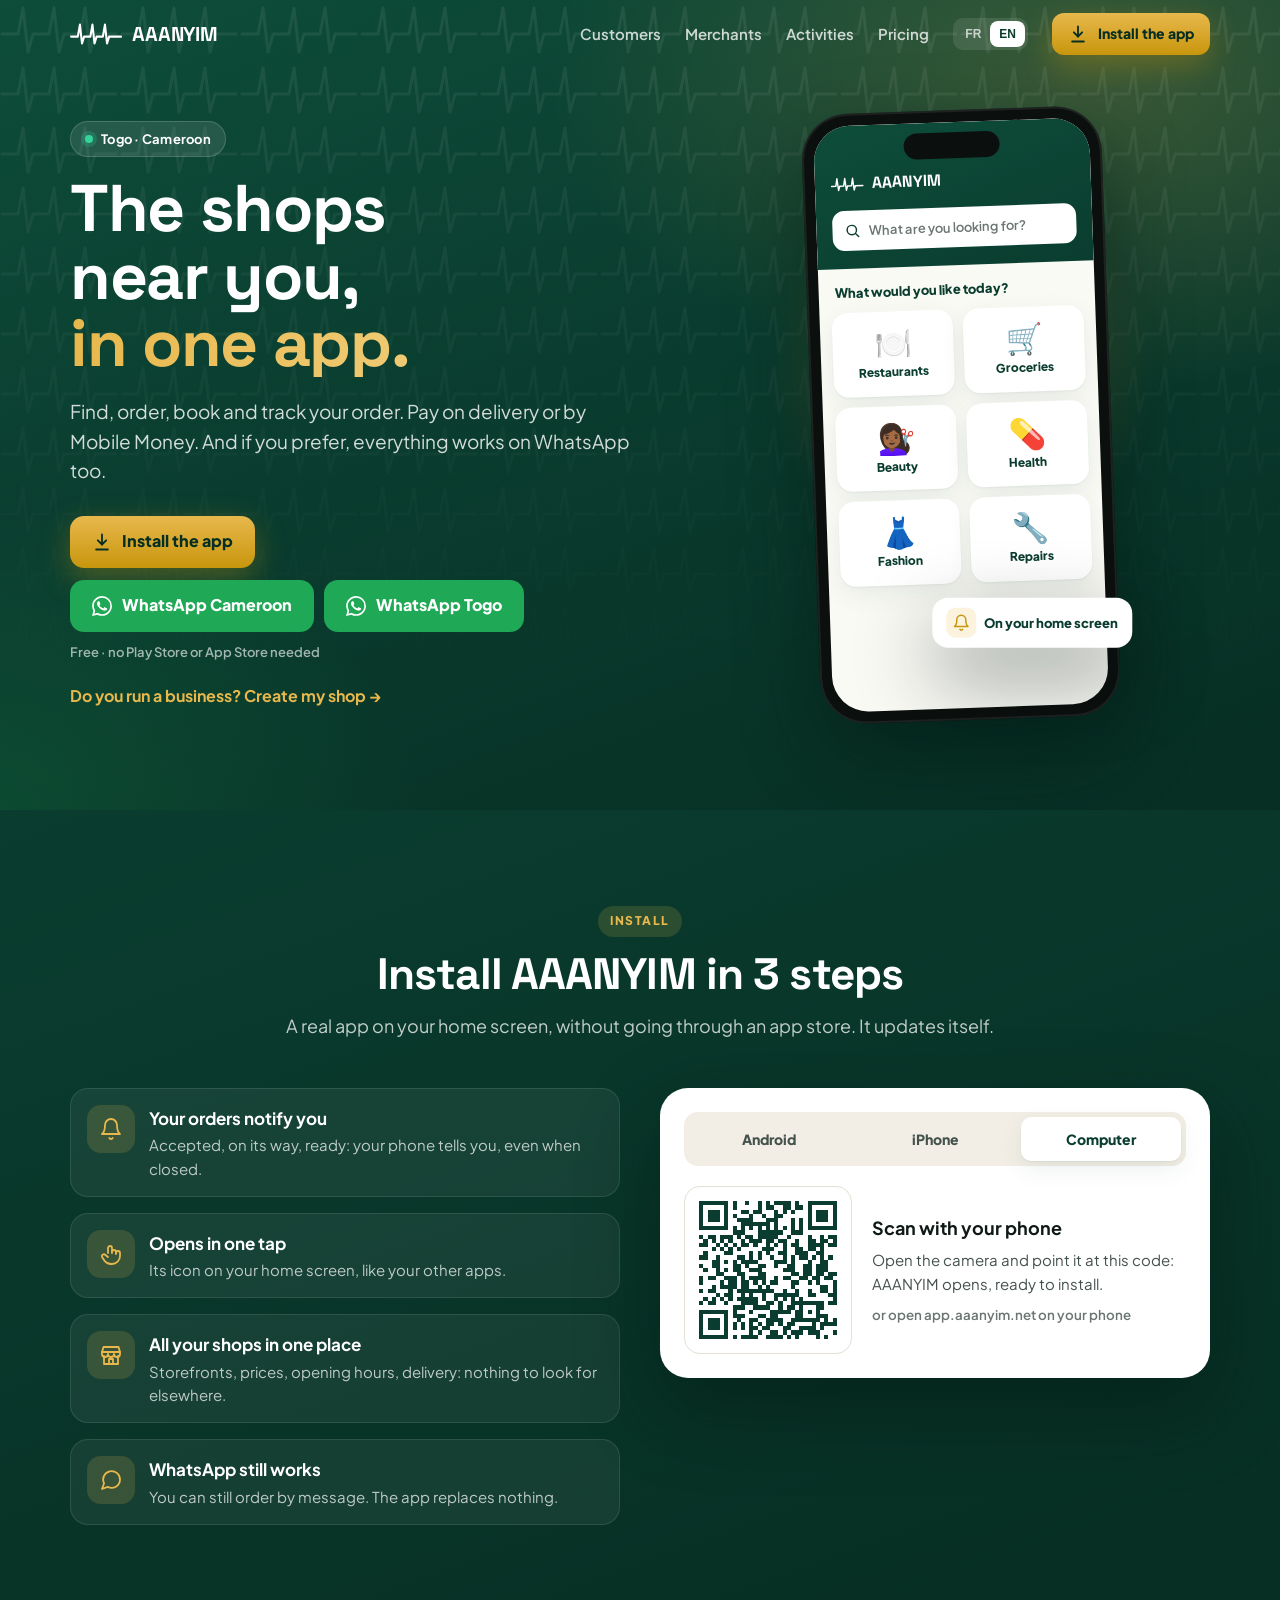
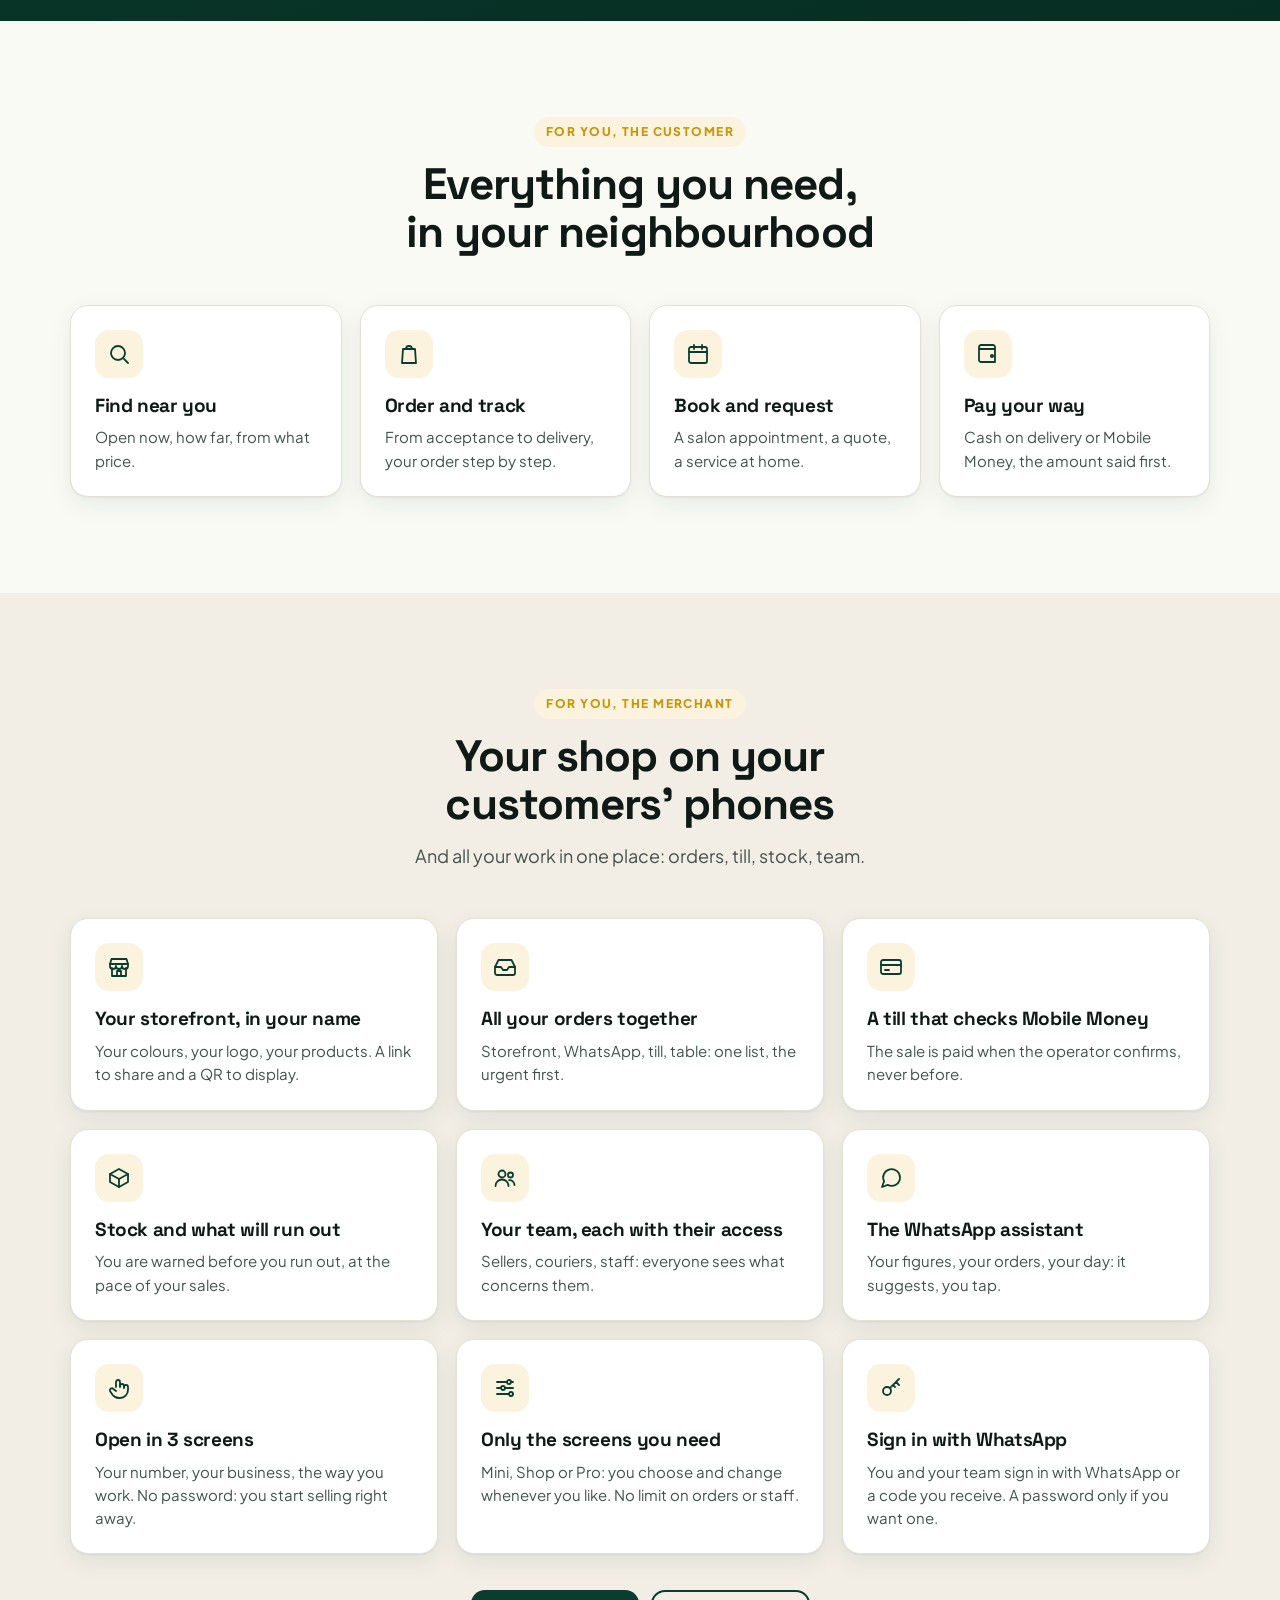
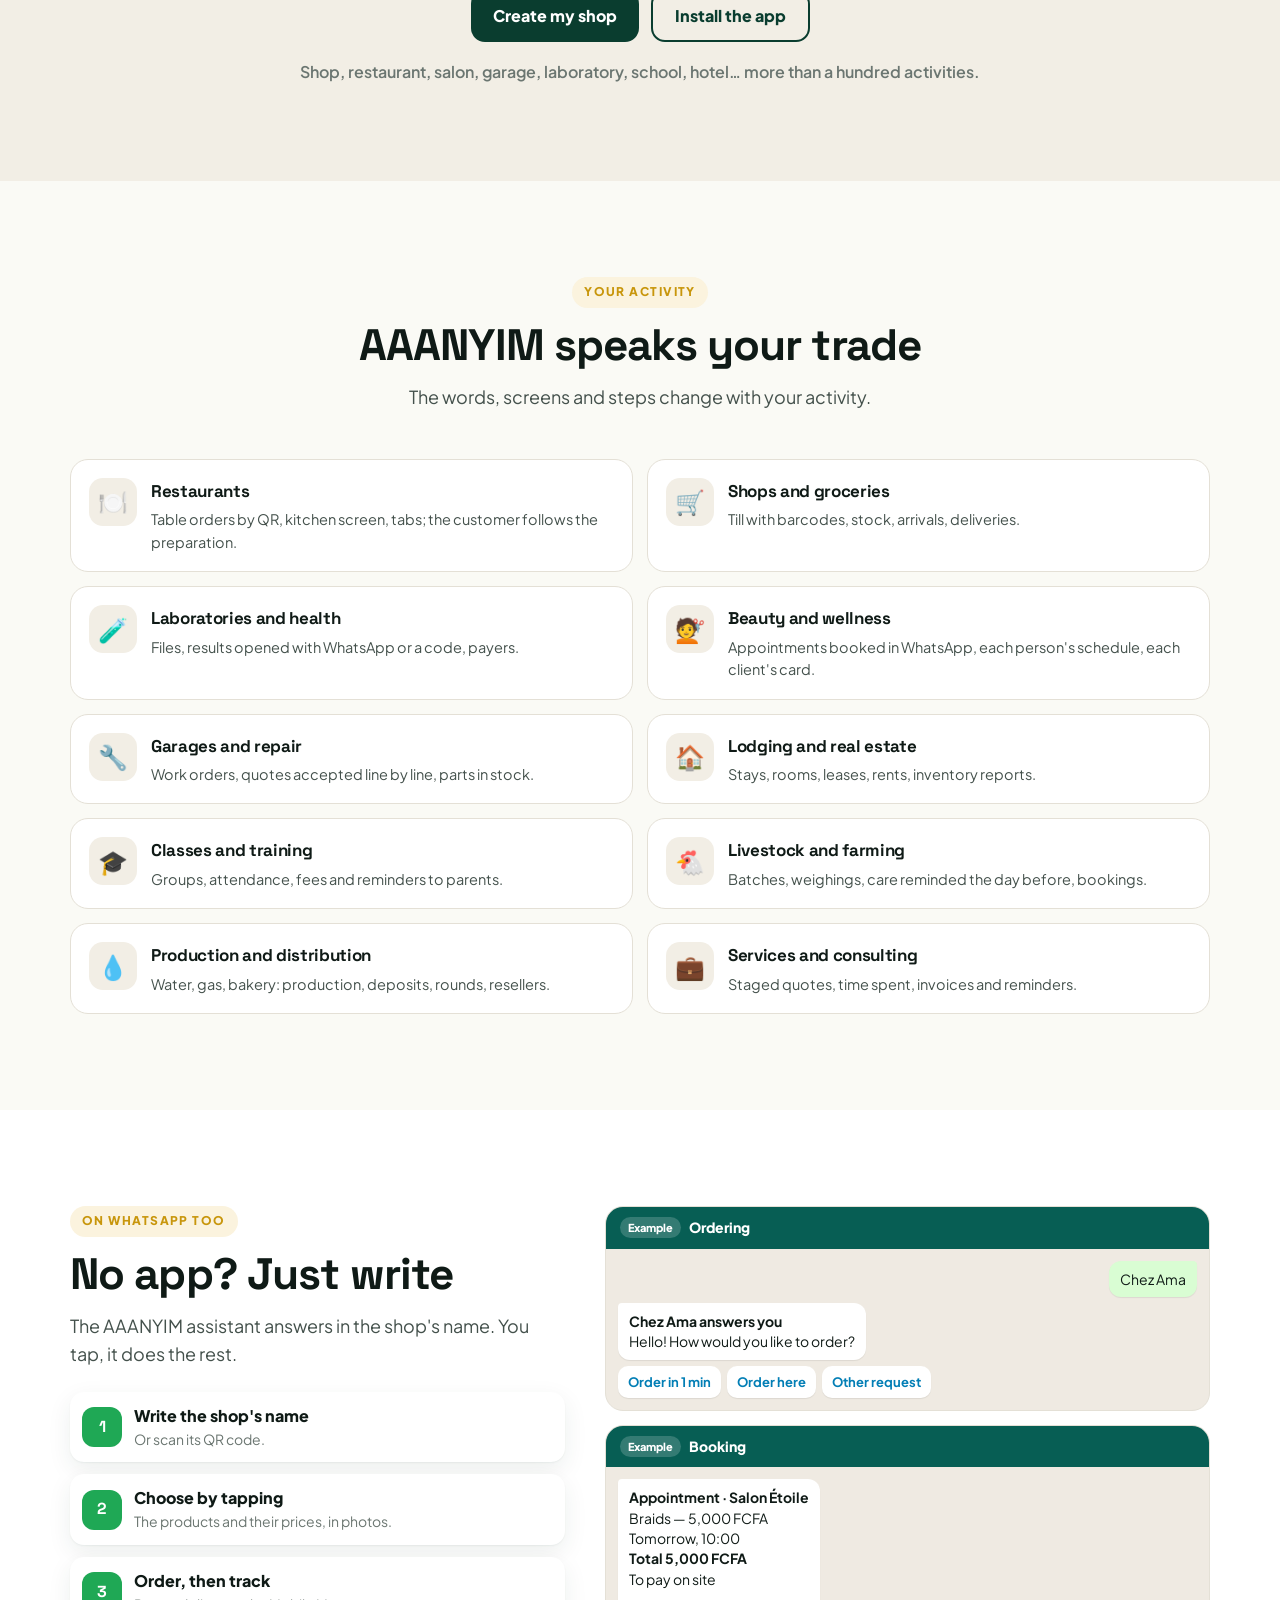
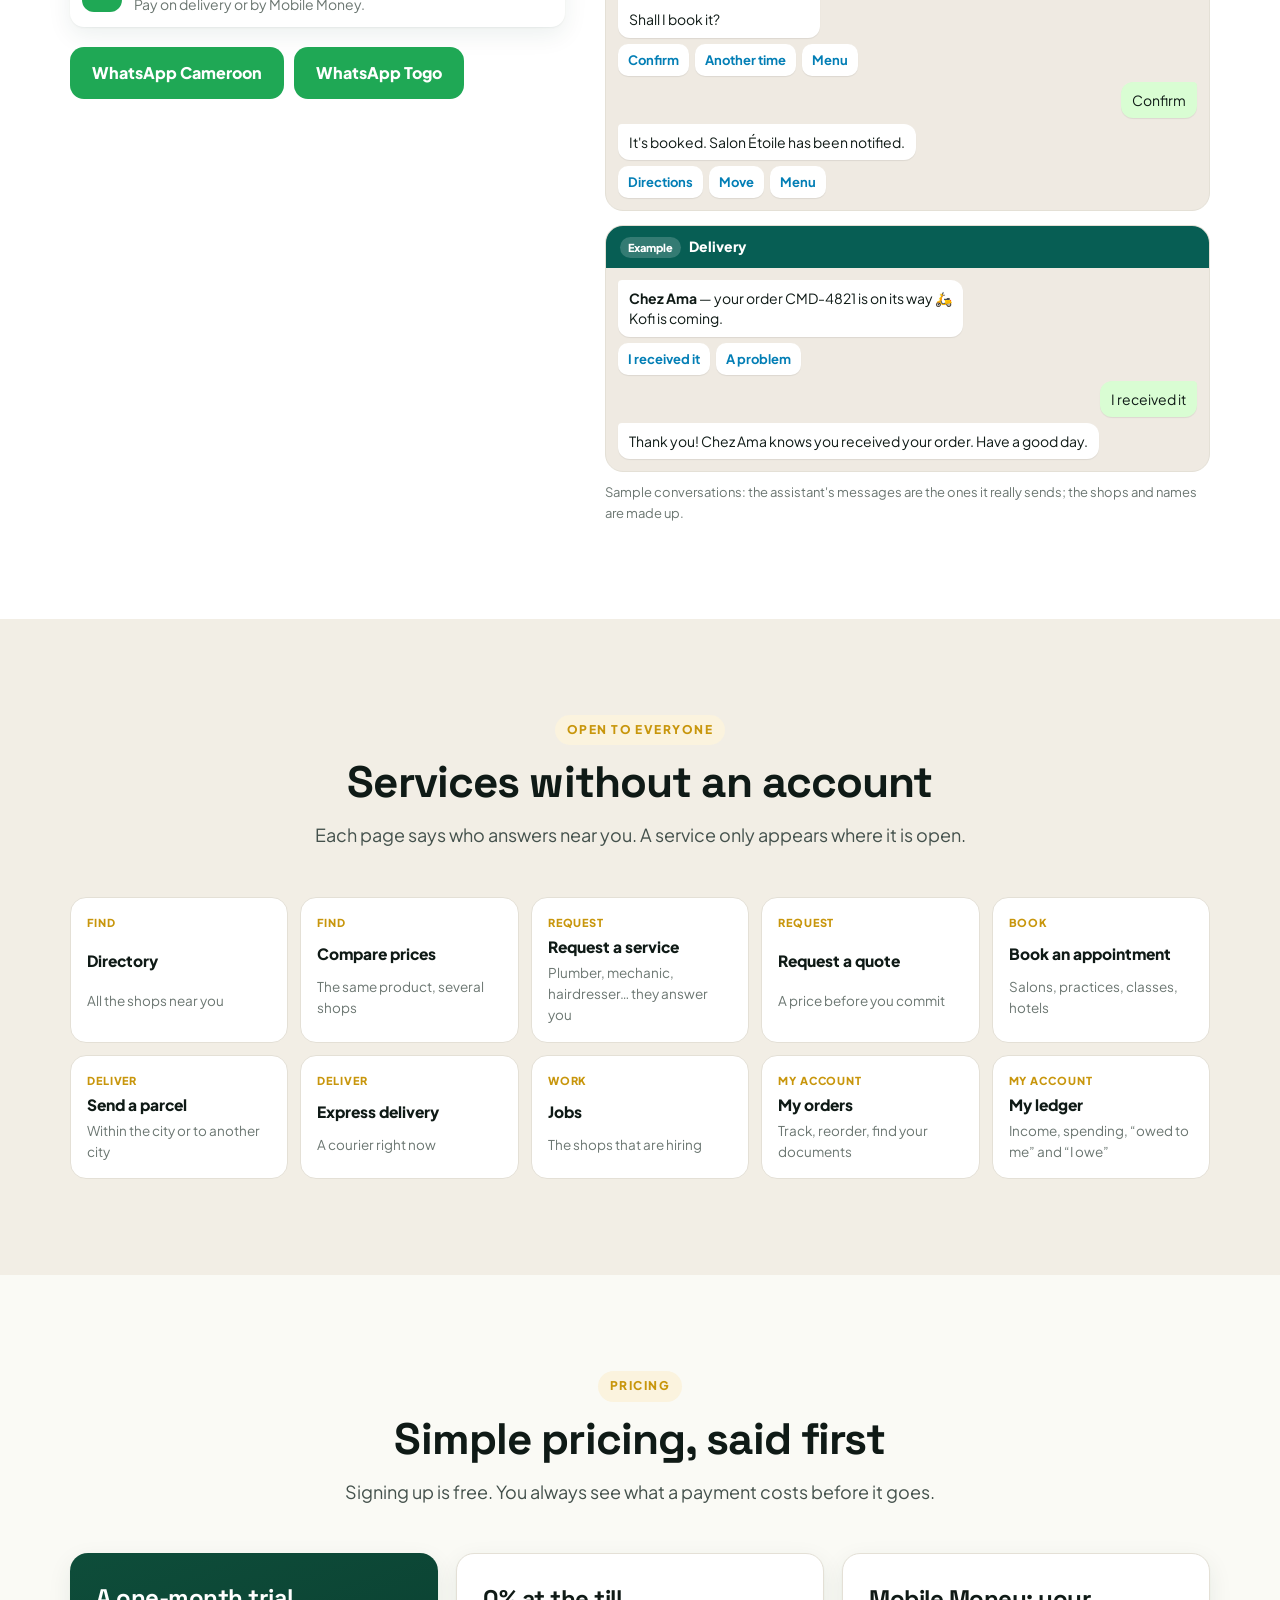
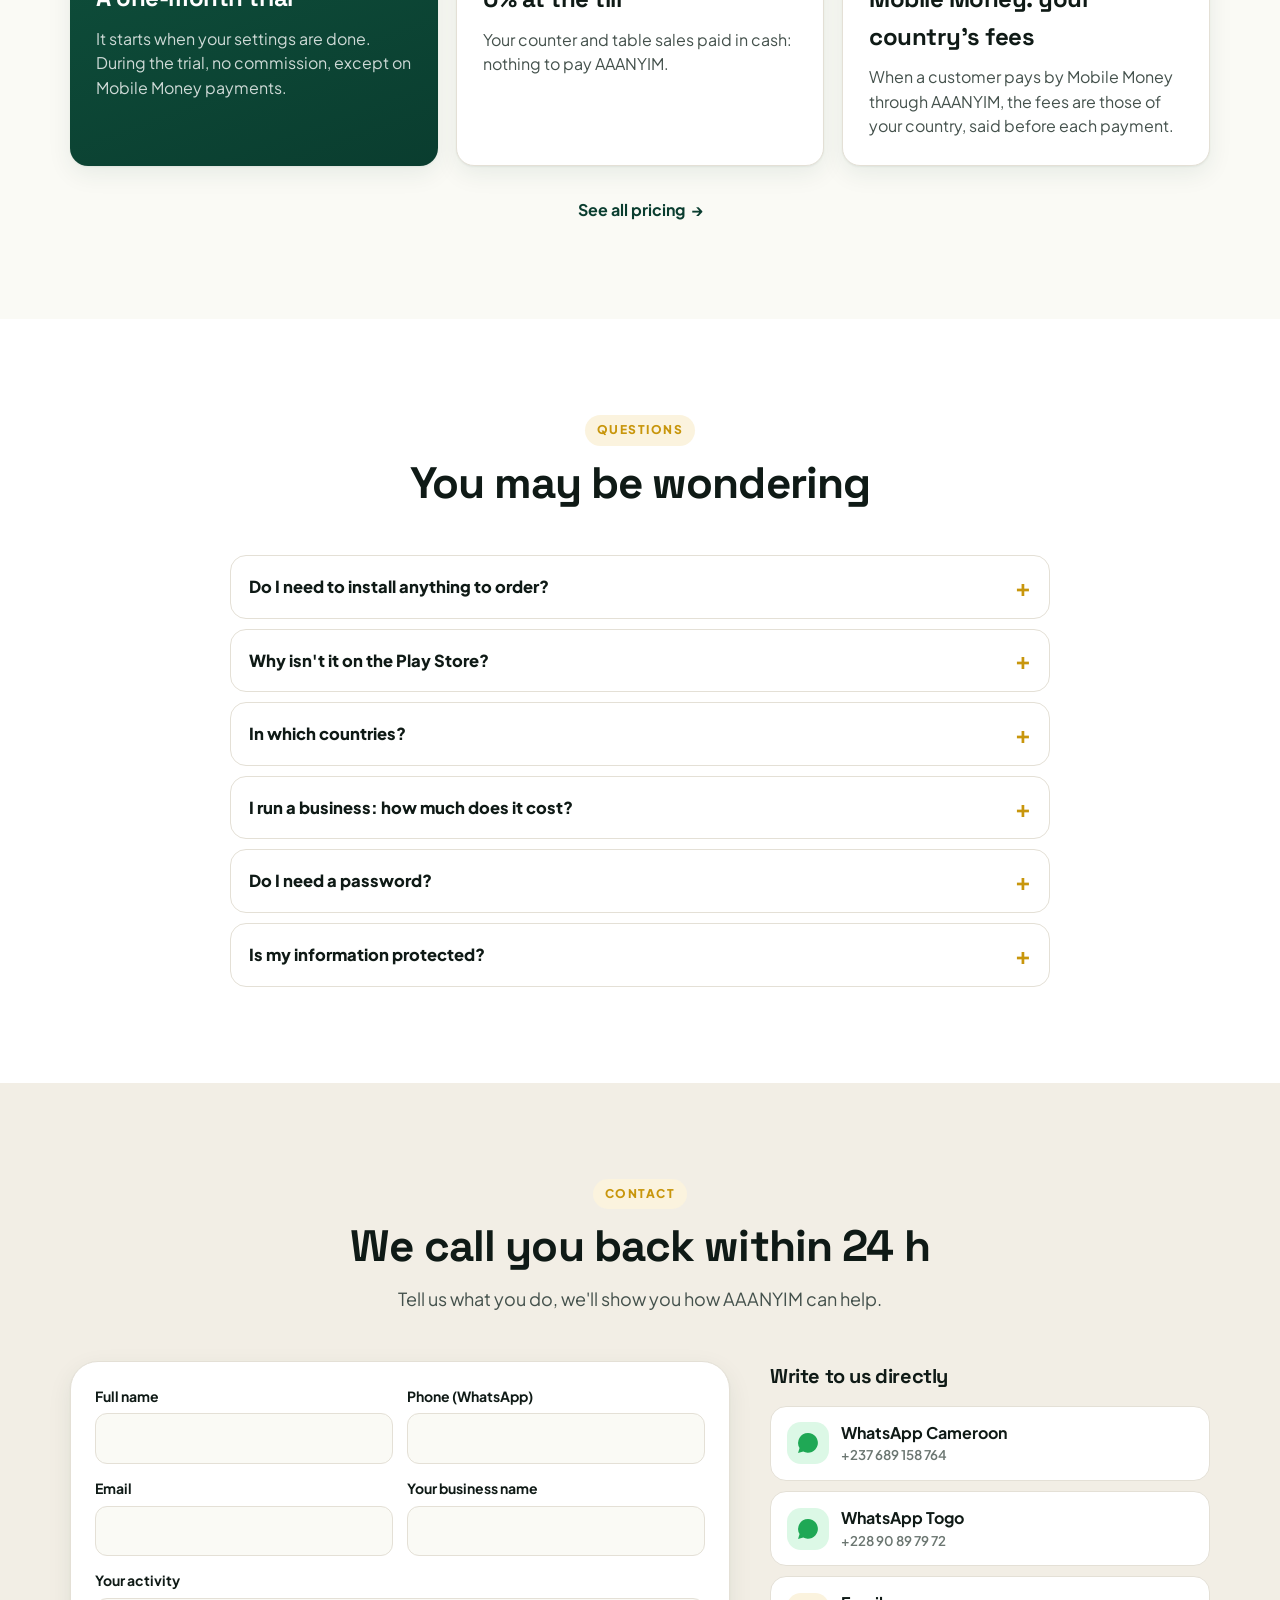
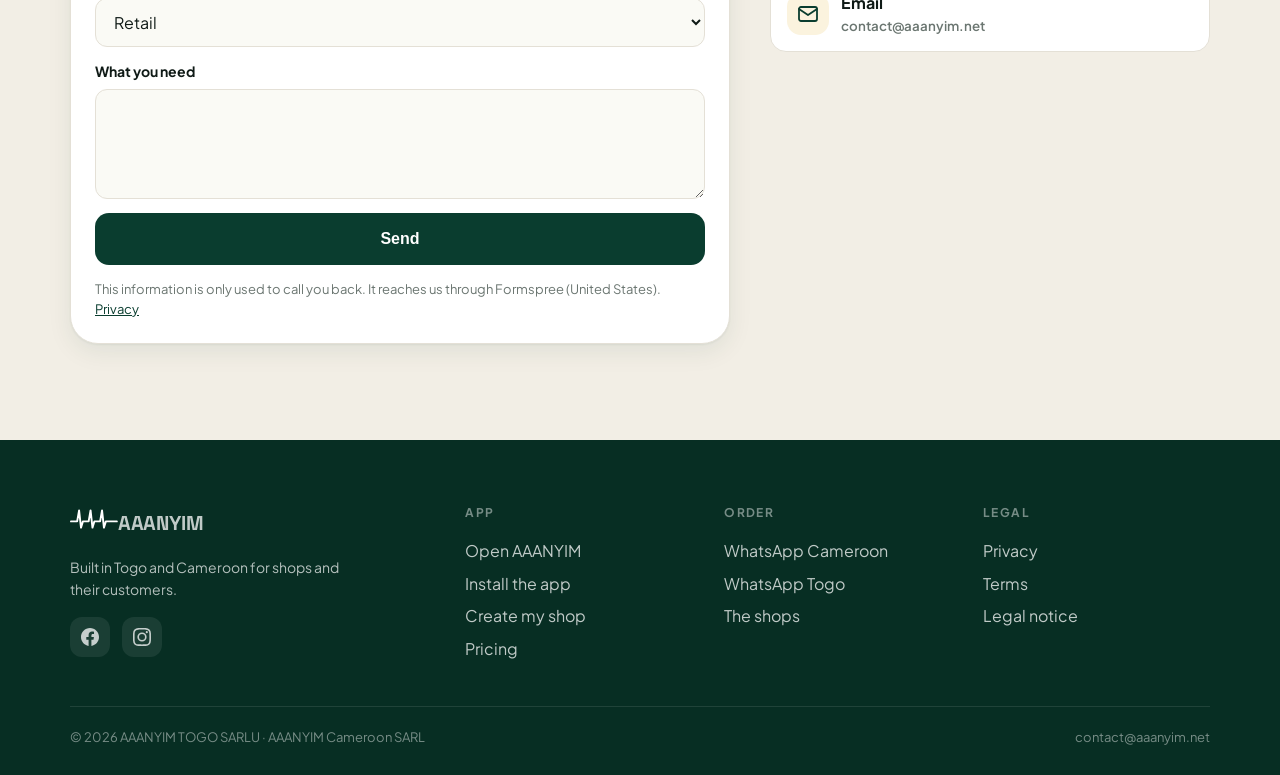
<file: index.html>
<!DOCTYPE html>
<html lang="fr">
<head>
  <meta charset="UTF-8">
  <meta name="viewport" content="width=device-width, initial-scale=1, viewport-fit=cover">
  <title>AAANYIM — Les commerces près de chez vous, dans une seule appli</title>
  <meta name="description" content="Trouvez, commandez, réservez et suivez chez les commerces près de chez vous, au Togo et au Cameroun. Installez l'application en 3 gestes, ou commandez sur WhatsApp.">
  <meta name="theme-color" content="#0A3D2F">
  <meta property="og:title" content="AAANYIM — Les commerces près de chez vous, dans une seule appli">
  <meta property="og:description" content="Trouvez, commandez, réservez et suivez. Installez l'application en 3 gestes, ou commandez sur WhatsApp. Togo · Cameroun.">
  <meta property="og:type" content="website">
  <meta property="og:url" content="https://www.aaanyim.net">
  <meta property="og:image" content="https://www.aaanyim.net/img/og-image.png">
  <meta property="og:image:width" content="1200">
  <meta property="og:image:height" content="630">
  <meta name="twitter:card" content="summary_large_image">
  <meta name="twitter:image" content="https://www.aaanyim.net/img/og-image.png">
  <meta name="facebook-domain-verification" content="qblulg489rci9fkpj0pdy3ej3cj9bh" />
  <link rel="canonical" href="https://www.aaanyim.net/">
  <!-- Icone du site (vague doree sur tuile verte), differente de celle de l'application (AZ 22/11) -->
  <link rel="icon" type="image/svg+xml" href="/img/favicon-site.svg?v=5">
  <link rel="icon" type="image/png" sizes="32x32" href="/img/favicon-site-32.png?v=5">
  <link rel="apple-touch-icon" href="/img/apple-touch-icon-site.png?v=5">
  <link rel="preconnect" href="https://api.aaanyim.net" crossorigin>
  <link rel="preconnect" href="https://fonts.googleapis.com">
  <link rel="preconnect" href="https://fonts.gstatic.com" crossorigin>
  <link href="https://fonts.googleapis.com/css2?family=Space+Grotesk:wght@500;600;700&family=Plus+Jakarta+Sans:wght@400;500;600;700;800&display=swap" rel="stylesheet">
  <link rel="stylesheet" href="/css/site.css?v=5">
<script type="application/ld+json">
{
  "@context": "https://schema.org",
  "@type": "Organization",
  "name": "AAANYIM",
  "legalName": "AAANYIM TOGO SARLU",
  "url": "https://www.aaanyim.net",
  "logo": "https://www.aaanyim.net/img/og-image.png",
  "description": "Les commerces pr\u00e8s de chez vous dans une seule application : trouver, commander, r\u00e9server, suivre. Aussi sur WhatsApp. Togo et Cameroun.",
  "email": "contact@aaanyim.net",
  "contactPoint": [
    { "@type": "ContactPoint", "telephone": "+237689158764", "contactType": "customer service", "areaServed": "CM", "availableLanguage": ["fr", "en"] },
    { "@type": "ContactPoint", "telephone": "+22890897972", "contactType": "customer service", "areaServed": "TG", "availableLanguage": ["fr", "en"] }
  ],
  "address": {
    "@type": "PostalAddress",
    "streetAddress": "Agoe Sogbossito, Rue Agoe-Nyive",
    "addressLocality": "Lome",
    "addressCountry": "TG"
  },
  "subOrganization": {
    "@type": "Organization",
    "name": "AAANYIM Cameroon SARL",
    "address": {
      "@type": "PostalAddress",
      "addressLocality": "Douala",
      "addressCountry": "CM"
    }
  },
  "sameAs": [
    "https://www.instagram.com/aaanyim",
    "https://www.facebook.com/61588858364658"
  ],
  "foundingDate": "2026",
  "areaServed": [
    { "@type": "Country", "name": "Togo" },
    { "@type": "Country", "name": "Cameroon" }
  ]
}
</script>
</head>
<body>

<header class="topbar">
  <div class="wrap topbar-inner">
    <a href="#top" class="logo" aria-label="AAANYIM">
      <svg viewBox="0 0 200 92" fill="none" aria-hidden="true"><path d="M4 56 L30 56 L38 10 L46 82 L54 56 L78 56 L86 10 L94 82 L102 56 L126 56 L134 10 L142 82 L150 56 L196 56" stroke="#FFFFFF" stroke-width="8" stroke-linecap="round" stroke-linejoin="round"/></svg>
      <span>AAANYIM</span>
    </a>
    <nav class="menu" id="menu" aria-label="Menu">
      <a class="nav-link" href="#clients" data-t="nav.clients">Clients</a>
      <a class="nav-link" href="#commercants" data-t="nav.merchants">Commerçants</a>
      <a class="nav-link" href="#activites" data-t="nav.activities">Activités</a>
      <a class="nav-link" href="#tarifs" data-t="nav.pricing">Tarifs</a>
      <div class="lang-switch" role="group" aria-label="Langue / Language">
        <button type="button" data-lang="fr" aria-pressed="true">FR</button>
        <button type="button" data-lang="en" aria-pressed="false">EN</button>
      </div>
      <a class="btn btn-gold" data-install href="#installer">
        <svg viewBox="0 0 24 24" fill="none" stroke="currentColor" stroke-width="2.2" stroke-linecap="round" stroke-linejoin="round" aria-hidden="true"><path d="M12 3v12"/><path d="m7 10 5 5 5-5"/><path d="M5 21h14"/></svg>
        <span data-t="nav.install">Installer l'app</span>
      </a>
    </nav>
    <button type="button" class="burger" aria-controls="menu" aria-expanded="false" data-t-aria="nav.menu" aria-label="Menu">
      <svg viewBox="0 0 24 24" fill="none" stroke="currentColor" stroke-width="2.2" stroke-linecap="round" aria-hidden="true"><path d="M4 7h16M4 12h16M4 17h16"/></svg>
    </button>
  </div>
</header>

<main id="top">
  <!-- Haut de page : installer d'abord, WhatsApp a cote -->
  <section class="hero">
    <div class="wrap hero-grid">
      <div>
        <span class="pill"><span class="dot" aria-hidden="true"></span><span data-t="hero.badge">Togo · Cameroun</span></span>
        <h1><span data-t="hero.title1">Les commerces près de chez vous,</span> <span class="accent" data-t="hero.title2">dans une seule appli.</span></h1>
        <p class="hero-sub" data-t="hero.sub">Trouvez, commandez, réservez et suivez votre commande. Payez à la livraison ou par Mobile Money. Et si vous préférez, tout marche aussi sur WhatsApp.</p>
        <div class="hero-actions">
          <a class="btn btn-gold" data-install href="#installer">
            <svg viewBox="0 0 24 24" fill="none" stroke="currentColor" stroke-width="2.2" stroke-linecap="round" stroke-linejoin="round" aria-hidden="true"><path d="M12 3v12"/><path d="m7 10 5 5 5-5"/><path d="M5 21h14"/></svg>
            <span data-t="hero.install">Installer l'application</span>
          </a>
          <div class="hero-wa" id="hero-wa"></div>
        </div>
        <p class="hero-note" data-t="hero.installNote">Gratuit · sans Play Store ni App Store</p>
        <div><a class="hero-merchant" href="#commercants" data-t="hero.merchant">Vous êtes commerçant ? Créer mon commerce</a></div>
        <p class="live" id="live-line" hidden><span class="dot" aria-hidden="true"></span><span class="live-text"></span></p>
      </div>

      <div class="phone-stage" aria-hidden="true">
        <div class="phone">
          <div class="phone-screen">
            <span class="phone-notch"></span>
            <div id="phone-app">
              <div class="papp-head">
                <div class="papp-brand">
                  <svg viewBox="0 0 200 92" fill="none"><path d="M4 56 L30 56 L38 10 L46 82 L54 56 L78 56 L86 10 L94 82 L102 56 L126 56 L134 10 L142 82 L150 56 L196 56" stroke="#FFFFFF" stroke-width="9" stroke-linecap="round" stroke-linejoin="round"/></svg>
                  AAANYIM
                </div>
                <div class="papp-search">
                  <svg viewBox="0 0 24 24" fill="none" stroke="currentColor" stroke-width="2.2" stroke-linecap="round"><circle cx="11" cy="11" r="7"/><path d="m21 21-4.3-4.3"/></svg>
                  <span data-t="phone.search">Que cherchez-vous ?</span>
                </div>
              </div>
              <div class="papp-body">
                <span class="papp-title" id="phone-title">Que voulez-vous aujourd'hui ?</span>
                <div id="phone-shops" class="papp-rayons"></div>
              </div>
            </div>
          </div>
          <div class="phone-badge">
            <span class="ico"><svg viewBox="0 0 24 24" fill="none" stroke="currentColor" stroke-width="2" stroke-linecap="round" stroke-linejoin="round"><path d="M6 8a6 6 0 0 1 12 0c0 7 3 9 3 9H3s3-2 3-9"/><path d="M10.3 21a1.94 1.94 0 0 0 3.4 0"/></svg></span>
            <span data-t="phone.installed">Sur votre écran d'accueil</span>
          </div>
        </div>
      </div>
    </div>
  </section>

  <!-- Installer -->
  <section class="section dark" id="installer">
    <div class="wrap">
      <div class="head">
        <span class="eyebrow" data-t="install.badge">Installer</span>
        <h2 data-t="install.title">Installez AAANYIM en 3 gestes</h2>
        <p data-t="install.sub">Une vraie application sur votre écran d'accueil, sans passer par un magasin d'applications. Elle se met à jour toute seule.</p>
      </div>
      <div class="install-grid">
        <ul class="benefits" id="install-benefits"></ul>
        <div class="how">
          <div class="tabs" role="tablist">
            <button type="button" role="tab" data-tab="android" aria-selected="true" aria-controls="panel-android" data-t="install.tabs.android">Android</button>
            <button type="button" role="tab" data-tab="iphone" aria-selected="false" aria-controls="panel-iphone" data-t="install.tabs.iphone">iPhone</button>
            <button type="button" role="tab" data-tab="desktop" aria-selected="false" aria-controls="panel-desktop" data-t="install.tabs.desktop">Ordinateur</button>
          </div>
          <div class="panel" id="panel-android" role="tabpanel" data-panel="android">
            <ol class="steps" id="steps-android"></ol>
            <p class="panel-help" data-t="install.androidHelp"></p>
            <a class="btn btn-dark" data-install="go" href="https://app.aaanyim.net/marketplace?installer=1" data-t="install.go">Ouvrir AAANYIM pour l'installer</a>
          </div>
          <div class="panel" id="panel-iphone" role="tabpanel" data-panel="iphone" hidden>
            <ol class="steps" id="steps-iphone"></ol>
            <p class="panel-help" data-t="install.iphoneHelp"></p>
            <a class="btn btn-dark" data-install="go" href="https://app.aaanyim.net/marketplace?installer=1" data-t="install.go">Ouvrir AAANYIM pour l'installer</a>
          </div>
          <div class="panel" id="panel-desktop" role="tabpanel" data-panel="desktop" hidden>
            <div class="qr">
              <img src="/img/qr-installer.svg" alt="QR code : app.aaanyim.net" width="168" height="168">
              <div>
                <strong data-t="install.desktopTitle">Scannez avec votre téléphone</strong>
                <p data-t="install.desktopText">Ouvrez l'appareil photo, visez ce code : AAANYIM s'ouvre, prêt à installer.</p>
                <small data-t="install.desktopOr">ou ouvrez app.aaanyim.net sur votre téléphone</small>
              </div>
            </div>
          </div>
          <p class="standalone-note" data-t="install.already">Déjà installée sur ce téléphone ? Ouvrez-la depuis son icône.</p>
        </div>
      </div>
    </div>
  </section>

  <!-- Clients -->
  <section class="section" id="clients">
    <div class="wrap">
      <div class="head">
        <span class="eyebrow" data-t="clients.badge">Pour vous, client</span>
        <h2 data-t="clients.title">Tout ce qu'il vous faut, dans votre quartier</h2>
      </div>
      <div class="grid grid-4" id="clients-grid"></div>
    </div>
  </section>

  <!-- Vrais commerces (serveur) : cache s'il n'y en a pas assez -->
  <section class="section white" id="pres-de-vous" hidden>
    <div class="wrap">
      <div class="head">
        <span class="eyebrow" data-t="shops.badge">Déjà sur AAANYIM</span>
        <h2 data-t="shops.title">Ils vous attendent déjà</h2>
        <p data-t="shops.sub">Touchez un commerce pour ouvrir sa vitrine.</p>
      </div>
      <div class="shops" id="shops-grid"></div>
      <div class="center"><a class="btn btn-ghost" href="https://app.aaanyim.net/marketplace" data-t="shops.all">Voir tous les commerces</a></div>
    </div>
  </section>

  <!-- Commercants -->
  <section class="section sand" id="commercants">
    <div class="wrap">
      <div class="head">
        <span class="eyebrow" data-t="merchants.badge">Pour vous, commerçant</span>
        <h2 data-t="merchants.title">Votre commerce sur le téléphone de vos clients</h2>
        <p data-t="merchants.sub">Et tout votre travail au même endroit : commandes, caisse, stock, équipe.</p>
      </div>
      <div class="grid grid-3" id="merchants-grid"></div>
      <div class="merchant-cta">
        <a class="btn btn-dark" href="https://app.aaanyim.net/register" data-t="merchants.create">Créer mon commerce</a>
        <a class="btn btn-ghost" data-install href="#installer" data-t="nav.install">Installer l'app</a>
      </div>
      <p class="merchant-note" data-t="merchants.activities">Boutique, restaurant, salon, garage, laboratoire, école, hôtel… plus de cent activités.</p>
    </div>
  </section>

  <!-- Activites -->
  <section class="section" id="activites">
    <div class="wrap">
      <div class="head">
        <span class="eyebrow" data-t="activities.badge">Votre activité</span>
        <h2 data-t="activities.title">AAANYIM parle votre métier</h2>
        <p data-t="activities.sub">Les mots, les écrans et les gestes changent avec votre activité.</p>
      </div>
      <div class="activities" id="activities-grid"></div>
    </div>
  </section>

  <!-- WhatsApp -->
  <section class="section white" id="whatsapp">
    <div class="wrap wa-grid">
      <div>
        <div class="head" style="text-align:left;margin:0 0 24px">
          <span class="eyebrow" data-t="whatsapp.badge">Sur WhatsApp aussi</span>
          <h2 data-t="whatsapp.title">Pas d'application ? Écrivez simplement</h2>
          <p data-t="whatsapp.sub">L'assistant AAANYIM répond au nom du commerce. Vous touchez, il fait le reste.</p>
        </div>
        <ol class="steps" id="wa-steps"></ol>
        <div class="wa-actions">
          <a class="btn btn-wa" data-wa="CM" href="https://wa.me/237689158764" target="_blank" rel="noopener" data-t="hero.waCM">WhatsApp Cameroun</a>
          <a class="btn btn-wa" data-wa="TG" href="https://wa.me/22890897972" target="_blank" rel="noopener" data-t="hero.waTG">WhatsApp Togo</a>
        </div>
      </div>
      <div>
        <div class="chats" id="chats"></div>
        <p class="chat-note" data-t="whatsapp.note"></p>
      </div>
    </div>
  </section>

  <!-- Services ouverts a tous -->
  <section class="section sand" id="services">
    <div class="wrap">
      <div class="head">
        <span class="eyebrow" data-t="services.badge">Ouvert à tous</span>
        <h2 data-t="services.title">Des services sans compte</h2>
        <p data-t="services.sub">Chaque page dit qui répond près de vous. Un service n'apparaît que là où il est ouvert.</p>
      </div>
      <div class="services" id="services-grid"></div>
    </div>
  </section>

  <!-- Tarifs : le nombre de jours vient du serveur -->
  <section class="section" id="tarifs">
    <div class="wrap">
      <div class="head">
        <span class="eyebrow" data-t="pricing.badge">Tarifs</span>
        <h2 data-t="pricing.title">Des tarifs simples, dits avant</h2>
        <p data-t="pricing.sub">L'inscription est gratuite. Vous voyez toujours ce que coûte un paiement avant qu'il parte.</p>
      </div>
      <div class="prices">
        <article class="price featured reveal"><h3 id="trial-title" data-t="pricing.trialTitleNoNumber">Un mois d'essai</h3><p data-t="pricing.trialText"></p></article>
        <article class="price reveal"><h3 data-t="pricing.counterTitle">0 % sur la caisse</h3><p data-t="pricing.counterText"></p></article>
        <article class="price reveal"><h3 data-t="pricing.momoTitle">Mobile Money : les frais du pays</h3><p data-t="pricing.momoText"></p></article>
      </div>
      <div class="center"><a class="link-arrow" href="https://app.aaanyim.net/pricing" data-t="pricing.all">Voir tous les tarifs</a></div>
    </div>
  </section>

  <!-- Questions -->
  <section class="section white" id="questions">
    <div class="wrap">
      <div class="head">
        <span class="eyebrow" data-t="faq.badge">Questions</span>
        <h2 data-t="faq.title">Vous vous demandez peut-être</h2>
      </div>
      <div class="faq" id="faq-list"></div>
    </div>
  </section>

  <!-- Contact -->
  <section class="section sand" id="contact">
    <div class="wrap">
      <div class="head">
        <span class="eyebrow" data-t="contact.badge">Contact</span>
        <h2 data-t="contact.title">On vous rappelle en moins de 24 h</h2>
        <p data-t="contact.sub">Dites-nous ce que vous faites, on vous montre comment AAANYIM peut vous aider.</p>
      </div>
      <div class="contact-grid">
        <form class="form" id="contact-form">
          <div class="field"><label for="f-name" data-t="contact.name">Nom complet</label><input id="f-name" name="name" required autocomplete="name"></div>
          <div class="field"><label for="f-phone" data-t="contact.phone">Téléphone (WhatsApp)</label><input id="f-phone" name="phone" type="tel" autocomplete="tel"></div>
          <div class="field"><label for="f-email" data-t="contact.email">E-mail</label><input id="f-email" name="email" type="email" required autocomplete="email"></div>
          <div class="field"><label for="f-company" data-t="contact.company">Nom de votre commerce</label><input id="f-company" name="company" autocomplete="organization"></div>
          <div class="field full"><label for="sector-select" data-t="contact.sector">Votre activité</label><select id="sector-select" name="sector"></select></div>
          <div class="field full"><label for="f-message" data-t="contact.message">Votre besoin</label><textarea id="f-message" name="message" required></textarea></div>
          <div class="full"><button type="submit" class="btn btn-dark" style="width:100%" data-t="contact.submit">Envoyer</button></div>
          <p class="form-notice full"><span data-t="contact.notice">Ces informations servent seulement à vous rappeler.</span> <a href="/confidentialite.html" data-t="contact.privacy">Confidentialité</a></p>
          <p class="form-ok full" id="form-success" hidden data-t="contact.success">Merci ! On vous contacte dans les 24 h.</p>
        </form>
        <div>
          <h3 style="font-size:20px;margin-bottom:14px" data-t="contact.direct">Écrivez-nous directement</h3>
          <div class="channels">
            <a class="channel wa" data-wa="CM" href="https://wa.me/237689158764" target="_blank" rel="noopener"><span class="ico"><svg viewBox="0 0 24 24" fill="currentColor" aria-hidden="true"><path d="M12.05 2a9.9 9.9 0 0 0-8.5 15l-1.5 5 5.2-1.4A9.9 9.9 0 1 0 12.05 2z"/></svg></span><span><span data-t="contact.waCM">WhatsApp Cameroun</span><small>+237 689 158 764</small></span></a>
            <a class="channel wa" data-wa="TG" href="https://wa.me/22890897972" target="_blank" rel="noopener"><span class="ico"><svg viewBox="0 0 24 24" fill="currentColor" aria-hidden="true"><path d="M12.05 2a9.9 9.9 0 0 0-8.5 15l-1.5 5 5.2-1.4A9.9 9.9 0 1 0 12.05 2z"/></svg></span><span><span data-t="contact.waTG">WhatsApp Togo</span><small>+228 90 89 79 72</small></span></a>
            <a class="channel" href="mailto:contact@aaanyim.net"><span class="ico"><svg viewBox="0 0 24 24" fill="none" stroke="currentColor" stroke-width="1.8" stroke-linecap="round" stroke-linejoin="round" aria-hidden="true"><rect x="3" y="5" width="18" height="14" rx="2"/><path d="m3 7 9 6 9-6"/></svg></span><span><span data-t="contact.email">E-mail</span><small>contact@aaanyim.net</small></span></a>
          </div>
        </div>
      </div>
    </div>
  </section>
</main>

<footer class="footer">
  <div class="wrap">
    <div class="footer-grid">
      <div>
        <a href="#top" class="logo"><svg viewBox="0 0 200 92" fill="none" aria-hidden="true" style="height:22px"><path d="M4 56 L30 56 L38 10 L46 82 L54 56 L78 56 L86 10 L94 82 L102 56 L126 56 L134 10 L142 82 L150 56 L196 56" stroke="#FFFFFF" stroke-width="8" stroke-linecap="round" stroke-linejoin="round"/></svg><span>AAANYIM</span></a>
        <p class="footer-tag" data-t="footer.tagline">Construit au Togo et au Cameroun pour les commerces et leurs clients.</p>
        <div class="socials">
          <a href="https://web.facebook.com/profile.php?id=61588858364658" target="_blank" rel="noopener" aria-label="Facebook"><svg width="20" height="20" viewBox="0 0 24 24" fill="currentColor"><path d="M24 12.073c0-6.627-5.373-12-12-12s-12 5.373-12 12c0 5.99 4.388 10.954 10.125 11.854v-8.385H7.078v-3.47h3.047V9.43c0-3.007 1.792-4.669 4.533-4.669 1.312 0 2.686.235 2.686.235v2.953H15.83c-1.491 0-1.956.925-1.956 1.874v2.25h3.328l-.532 3.47h-2.796v8.385C19.612 23.027 24 18.062 24 12.073z"/></svg></a>
          <a href="https://www.instagram.com/aaanyim" target="_blank" rel="noopener" aria-label="Instagram"><svg width="20" height="20" viewBox="0 0 24 24" fill="currentColor"><path d="M12 2.163c3.204 0 3.584.012 4.85.07 3.252.148 4.771 1.691 4.919 4.919.058 1.265.069 1.645.069 4.849 0 3.205-.012 3.584-.069 4.849-.149 3.225-1.664 4.771-4.919 4.919-1.266.058-1.644.07-4.85.07-3.204 0-3.584-.012-4.849-.07-3.26-.149-4.771-1.699-4.919-4.92-.058-1.265-.07-1.644-.07-4.849 0-3.204.013-3.583.07-4.849.149-3.227 1.664-4.771 4.919-4.919 1.266-.057 1.645-.069 4.849-.069zM12 0C8.741 0 8.333.014 7.053.072 2.695.272.273 2.69.073 7.052.014 8.333 0 8.741 0 12c0 3.259.014 3.668.072 4.948.2 4.358 2.618 6.78 6.98 6.98C8.333 23.986 8.741 24 12 24c3.259 0 3.668-.014 4.948-.072 4.354-.2 6.782-2.618 6.979-6.98.059-1.28.073-1.689.073-4.948 0-3.259-.014-3.667-.072-4.947-.196-4.354-2.617-6.78-6.979-6.98C15.668.014 15.259 0 12 0zm0 5.838a6.162 6.162 0 100 12.324 6.162 6.162 0 000-12.324zM12 16a4 4 0 110-8 4 4 0 010 8zm6.406-11.845a1.44 1.44 0 100 2.881 1.44 1.44 0 000-2.881z"/></svg></a>
        </div>
      </div>
      <div>
        <h4 data-t="footer.app">Application</h4>
        <a href="https://app.aaanyim.net/marketplace" data-t="footer.openApp">Ouvrir AAANYIM</a>
        <a data-install href="#installer" data-t="footer.install">Installer l'app</a>
        <a href="https://app.aaanyim.net/register" data-t="footer.register">Créer mon commerce</a>
        <a href="https://app.aaanyim.net/pricing" data-t="footer.pricing">Tarifs</a>
      </div>
      <div>
        <h4 data-t="footer.order">Commander</h4>
        <a data-wa="CM" href="https://wa.me/237689158764" target="_blank" rel="noopener" data-t="hero.waCM">WhatsApp Cameroun</a>
        <a data-wa="TG" href="https://wa.me/22890897972" target="_blank" rel="noopener" data-t="hero.waTG">WhatsApp Togo</a>
        <a href="https://app.aaanyim.net/marketplace" data-t="footer.marketplace">Les commerces</a>
      </div>
      <div>
        <h4 data-t="footer.legal">Légal</h4>
        <a href="/confidentialite.html" data-t="footer.privacy">Confidentialité</a>
        <a href="/cgu.html" data-t="footer.terms">CGU</a>
        <a href="/mentions-legales.html" data-t="footer.mentions">Mentions légales</a>
      </div>
    </div>
    <div class="footer-bottom">
      <span data-t="footer.copyright">© 2026 AAANYIM TOGO SARLU · AAANYIM Cameroon SARL</span>
      <span>contact@aaanyim.net</span>
    </div>
  </div>
</footer>

<!-- Telephone : « Installer » reste a portee une fois le haut de page passe -->
<div class="install-bar" id="install-bar">
  <strong data-t="phone.installed">Sur votre écran d'accueil</strong>
  <a class="btn btn-gold" data-install href="#installer">
    <svg viewBox="0 0 24 24" fill="none" stroke="currentColor" stroke-width="2.2" stroke-linecap="round" stroke-linejoin="round" aria-hidden="true"><path d="M12 3v12"/><path d="m7 10 5 5 5-5"/><path d="M5 21h14"/></svg>
    <span data-t="nav.install">Installer l'app</span>
  </a>
</div>

<script src="/js/config.js"></script>
<script src="/js/i18n.js?v=5"></script>
<script src="/js/site.js?v=5"></script>
</body>
</html>
</file>
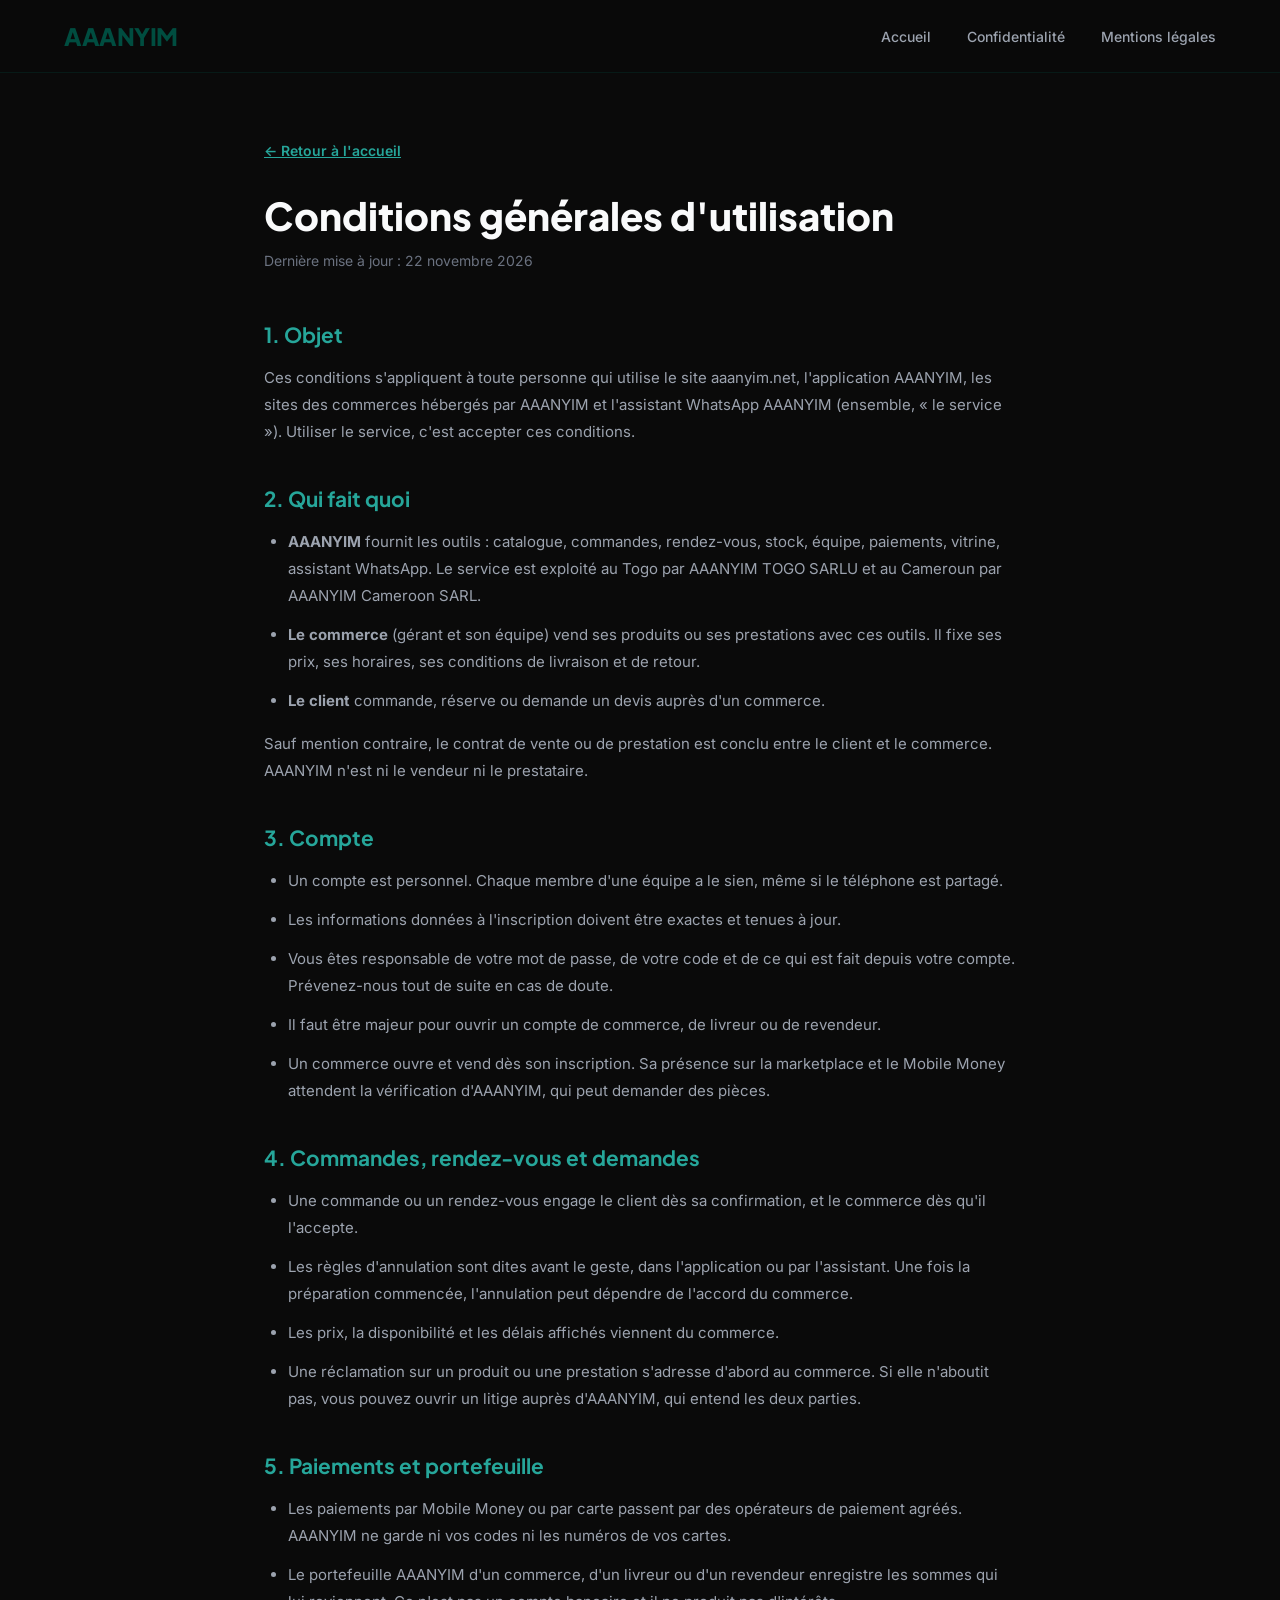
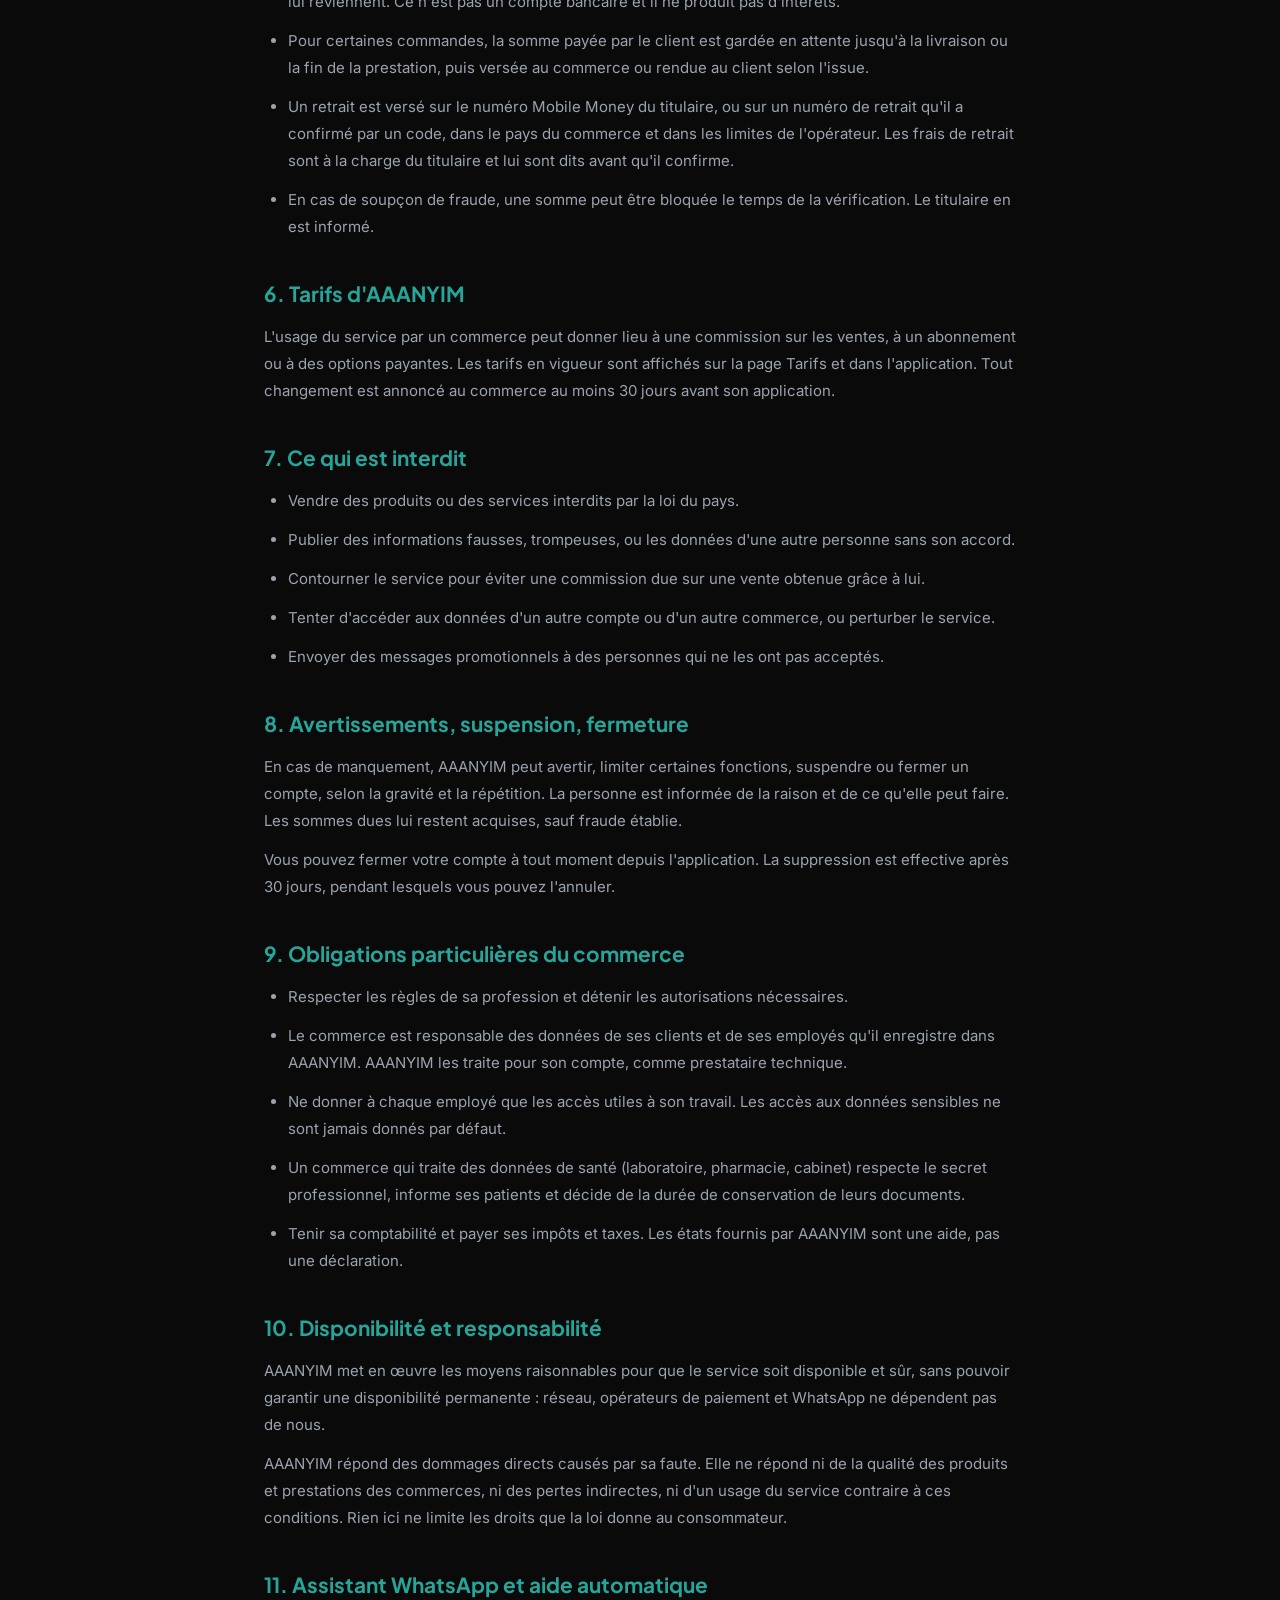
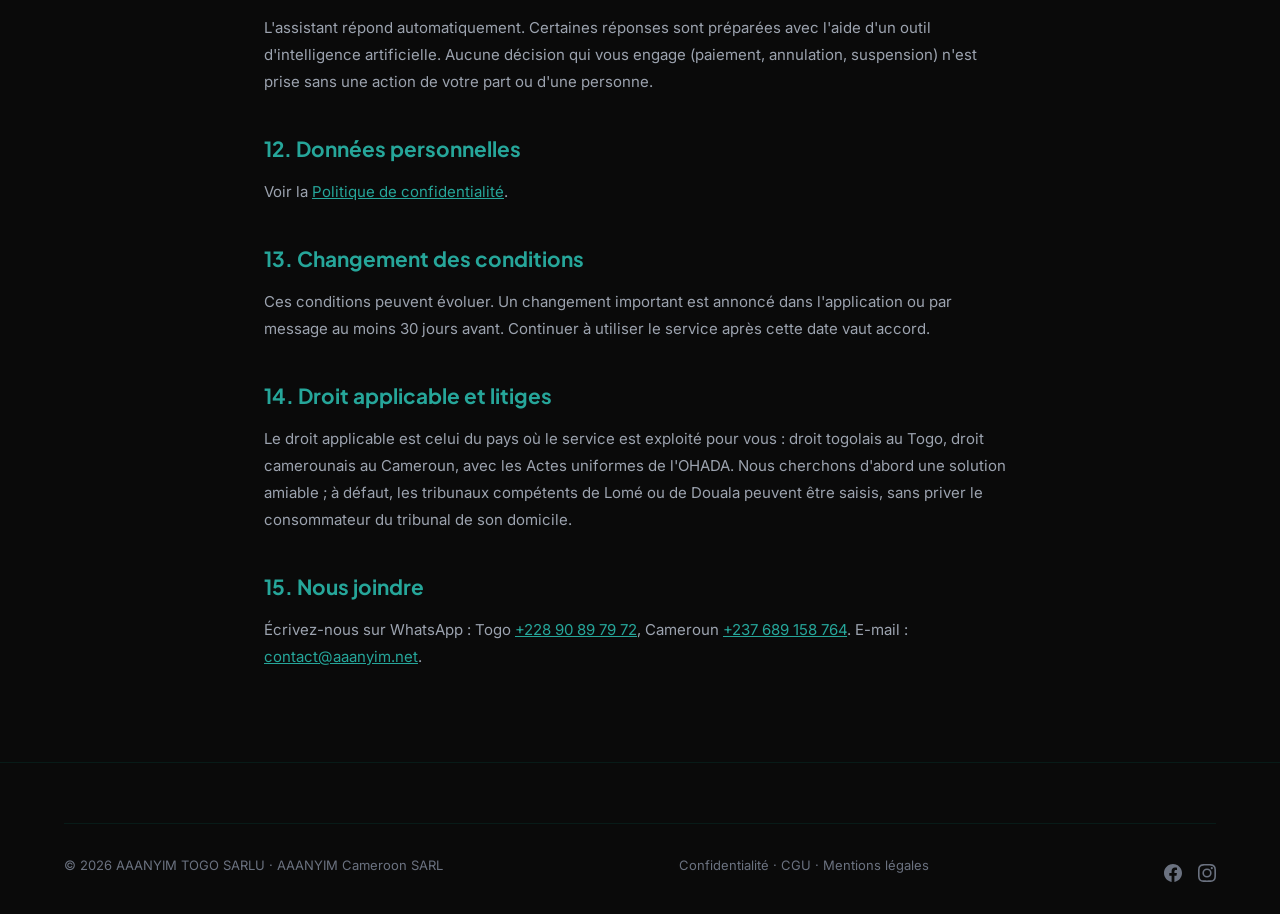
<file: cgu.html>
<!DOCTYPE html>
<html lang="fr">
<head>
  <meta charset="UTF-8">
  <meta name="viewport" content="width=device-width, initial-scale=1.0">
  <title>Conditions générales d'utilisation — AAANYIM</title>
  <meta name="robots" content="noindex">
  <meta name="description" content="Conditions générales d&#x27;utilisation d&#x27;AAANYIM : site, application et assistant WhatsApp.">
  <meta property="og:title" content="Conditions générales d'utilisation — AAANYIM">
  <meta property="og:description" content="Conditions générales d&#x27;utilisation d&#x27;AAANYIM : site, application et assistant WhatsApp.">
  <meta property="og:type" content="website">
  <meta property="og:url" content="https://www.aaanyim.net/cgu.html">
  <link rel="canonical" href="https://www.aaanyim.net/cgu.html">
  <!-- Icone du site (vague doree sur tuile verte), differente de celle de l'application (AZ 22/11) -->
  <link rel="icon" type="image/svg+xml" href="/img/favicon-site.svg?v=5">
  <link rel="icon" type="image/png" sizes="32x32" href="/img/favicon-site-32.png?v=5">
  <link rel="apple-touch-icon" href="/img/apple-touch-icon-site.png?v=5">
  <link href="https://fonts.googleapis.com/css2?family=Plus+Jakarta+Sans:wght@400;500;600;700;800&family=Inter:wght@400;500;600&display=swap" rel="stylesheet">
  <link rel="stylesheet" href="/css/style.css">
</head>
<body>

<nav class="navbar">
  <div class="nav-inner">
    <a href="/" class="nav-logo">AAANYIM</a>
    <div class="nav-links">
      <a href="/">Accueil</a>
      <a href="/confidentialite.html">Confidentialité</a>
      <a href="/mentions-legales.html">Mentions légales</a>
    </div>
  </div>
</nav>

<section class="legal-page">
  <div class="container container-narrow">
    <a href="/" class="legal-back">&larr; Retour à l'accueil</a>
    <h1>Conditions générales d'utilisation</h1>
    <p class="legal-date">Dernière mise à jour : 22 novembre 2026</p>

    <h2>1. Objet</h2>
    <p>Ces conditions s'appliquent à toute personne qui utilise le site aaanyim.net, l'application AAANYIM, les sites des commerces hébergés par AAANYIM et l'assistant WhatsApp AAANYIM (ensemble, « le service »). Utiliser le service, c'est accepter ces conditions.</p>
    <h2>2. Qui fait quoi</h2>
    <ul>
      <li><strong>AAANYIM</strong> fournit les outils : catalogue, commandes, rendez-vous, stock, équipe, paiements, vitrine, assistant WhatsApp. Le service est exploité au Togo par AAANYIM TOGO SARLU et au Cameroun par AAANYIM Cameroon SARL.</li>
      <li><strong>Le commerce</strong> (gérant et son équipe) vend ses produits ou ses prestations avec ces outils. Il fixe ses prix, ses horaires, ses conditions de livraison et de retour.</li>
      <li><strong>Le client</strong> commande, réserve ou demande un devis auprès d'un commerce.</li>
    </ul>
    <p>Sauf mention contraire, le contrat de vente ou de prestation est conclu entre le client et le commerce. AAANYIM n'est ni le vendeur ni le prestataire.</p>
    <h2>3. Compte</h2>
    <ul>
      <li>Un compte est personnel. Chaque membre d'une équipe a le sien, même si le téléphone est partagé.</li>
      <li>Les informations données à l'inscription doivent être exactes et tenues à jour.</li>
      <li>Vous êtes responsable de votre mot de passe, de votre code et de ce qui est fait depuis votre compte. Prévenez-nous tout de suite en cas de doute.</li>
      <li>Il faut être majeur pour ouvrir un compte de commerce, de livreur ou de revendeur.</li>
      <li>Un commerce ouvre et vend dès son inscription. Sa présence sur la marketplace et le Mobile Money attendent la vérification d'AAANYIM, qui peut demander des pièces.</li>
    </ul>
    <h2>4. Commandes, rendez-vous et demandes</h2>
    <ul>
      <li>Une commande ou un rendez-vous engage le client dès sa confirmation, et le commerce dès qu'il l'accepte.</li>
      <li>Les règles d'annulation sont dites avant le geste, dans l'application ou par l'assistant. Une fois la préparation commencée, l'annulation peut dépendre de l'accord du commerce.</li>
      <li>Les prix, la disponibilité et les délais affichés viennent du commerce.</li>
      <li>Une réclamation sur un produit ou une prestation s'adresse d'abord au commerce. Si elle n'aboutit pas, vous pouvez ouvrir un litige auprès d'AAANYIM, qui entend les deux parties.</li>
    </ul>
    <h2>5. Paiements et portefeuille</h2>
    <ul>
      <li>Les paiements par Mobile Money ou par carte passent par des opérateurs de paiement agréés. AAANYIM ne garde ni vos codes ni les numéros de vos cartes.</li>
      <li>Le portefeuille AAANYIM d'un commerce, d'un livreur ou d'un revendeur enregistre les sommes qui lui reviennent. Ce n'est pas un compte bancaire et il ne produit pas d'intérêts.</li>
      <li>Pour certaines commandes, la somme payée par le client est gardée en attente jusqu'à la livraison ou la fin de la prestation, puis versée au commerce ou rendue au client selon l'issue.</li>
      <li>Un retrait est versé sur le numéro Mobile Money du titulaire, ou sur un numéro de retrait qu'il a confirmé par un code, dans le pays du commerce et dans les limites de l'opérateur. Les frais de retrait sont à la charge du titulaire et lui sont dits avant qu'il confirme.</li>
      <li>En cas de soupçon de fraude, une somme peut être bloquée le temps de la vérification. Le titulaire en est informé.</li>
    </ul>
    <h2>6. Tarifs d'AAANYIM</h2>
    <p>L'usage du service par un commerce peut donner lieu à une commission sur les ventes, à un abonnement ou à des options payantes. Les tarifs en vigueur sont affichés sur la page Tarifs et dans l'application. Tout changement est annoncé au commerce au moins 30 jours avant son application.</p>
    <h2>7. Ce qui est interdit</h2>
    <ul>
      <li>Vendre des produits ou des services interdits par la loi du pays.</li>
      <li>Publier des informations fausses, trompeuses, ou les données d'une autre personne sans son accord.</li>
      <li>Contourner le service pour éviter une commission due sur une vente obtenue grâce à lui.</li>
      <li>Tenter d'accéder aux données d'un autre compte ou d'un autre commerce, ou perturber le service.</li>
      <li>Envoyer des messages promotionnels à des personnes qui ne les ont pas acceptés.</li>
    </ul>
    <h2>8. Avertissements, suspension, fermeture</h2>
    <p>En cas de manquement, AAANYIM peut avertir, limiter certaines fonctions, suspendre ou fermer un compte, selon la gravité et la répétition. La personne est informée de la raison et de ce qu'elle peut faire. Les sommes dues lui restent acquises, sauf fraude établie.</p>
    <p>Vous pouvez fermer votre compte à tout moment depuis l'application. La suppression est effective après 30 jours, pendant lesquels vous pouvez l'annuler.</p>
    <h2>9. Obligations particulières du commerce</h2>
    <ul>
      <li>Respecter les règles de sa profession et détenir les autorisations nécessaires.</li>
      <li>Le commerce est responsable des données de ses clients et de ses employés qu'il enregistre dans AAANYIM. AAANYIM les traite pour son compte, comme prestataire technique.</li>
      <li>Ne donner à chaque employé que les accès utiles à son travail. Les accès aux données sensibles ne sont jamais donnés par défaut.</li>
      <li>Un commerce qui traite des données de santé (laboratoire, pharmacie, cabinet) respecte le secret professionnel, informe ses patients et décide de la durée de conservation de leurs documents.</li>
      <li>Tenir sa comptabilité et payer ses impôts et taxes. Les états fournis par AAANYIM sont une aide, pas une déclaration.</li>
    </ul>
    <h2>10. Disponibilité et responsabilité</h2>
    <p>AAANYIM met en œuvre les moyens raisonnables pour que le service soit disponible et sûr, sans pouvoir garantir une disponibilité permanente : réseau, opérateurs de paiement et WhatsApp ne dépendent pas de nous.</p>
    <p>AAANYIM répond des dommages directs causés par sa faute. Elle ne répond ni de la qualité des produits et prestations des commerces, ni des pertes indirectes, ni d'un usage du service contraire à ces conditions. Rien ici ne limite les droits que la loi donne au consommateur.</p>
    <h2>11. Assistant WhatsApp et aide automatique</h2>
    <p>L'assistant répond automatiquement. Certaines réponses sont préparées avec l'aide d'un outil d'intelligence artificielle. Aucune décision qui vous engage (paiement, annulation, suspension) n'est prise sans une action de votre part ou d'une personne.</p>
    <h2>12. Données personnelles</h2>
    <p>Voir la <a href="/confidentialite.html">Politique de confidentialité</a>.</p>
    <h2>13. Changement des conditions</h2>
    <p>Ces conditions peuvent évoluer. Un changement important est annoncé dans l'application ou par message au moins 30 jours avant. Continuer à utiliser le service après cette date vaut accord.</p>
    <h2>14. Droit applicable et litiges</h2>
    <p>Le droit applicable est celui du pays où le service est exploité pour vous : droit togolais au Togo, droit camerounais au Cameroun, avec les Actes uniformes de l'OHADA. Nous cherchons d'abord une solution amiable ; à défaut, les tribunaux compétents de Lomé ou de Douala peuvent être saisis, sans priver le consommateur du tribunal de son domicile.</p>
    <h2>15. Nous joindre</h2>
    <p>Écrivez-nous sur WhatsApp : Togo <a href="https://wa.me/22890897972" target="_blank" rel="noopener">+228 90 89 79 72</a>, Cameroun <a href="https://wa.me/237689158764" target="_blank" rel="noopener">+237 689 158 764</a>. E-mail : <a href="mailto:contact@aaanyim.net">contact@aaanyim.net</a>.</p>
  </div>
</section>

<footer class="footer">
  <div class="container">
    <div class="footer-bottom">
      <span>&copy; 2026 AAANYIM TOGO SARLU &middot; AAANYIM Cameroon SARL</span>
      <span class="footer-legal-links">
        <a href="/confidentialite.html">Confidentialité</a> &middot;
        <a href="/cgu.html">CGU</a> &middot;
        <a href="/mentions-legales.html">Mentions légales</a>
      </span>
      <span class="footer-socials">
        <a href="https://web.facebook.com/profile.php?id=61588858364658" target="_blank" rel="noopener" aria-label="Facebook">
          <svg width="18" height="18" viewBox="0 0 24 24" fill="currentColor"><path d="M24 12.073c0-6.627-5.373-12-12-12s-12 5.373-12 12c0 5.99 4.388 10.954 10.125 11.854v-8.385H7.078v-3.47h3.047V9.43c0-3.007 1.792-4.669 4.533-4.669 1.312 0 2.686.235 2.686.235v2.953H15.83c-1.491 0-1.956.925-1.956 1.874v2.25h3.328l-.532 3.47h-2.796v8.385C19.612 23.027 24 18.062 24 12.073z"/></svg>
        </a>
        <a href="https://www.instagram.com/aaanyim" target="_blank" rel="noopener" aria-label="Instagram">
          <svg width="18" height="18" viewBox="0 0 24 24" fill="currentColor"><path d="M12 2.163c3.204 0 3.584.012 4.85.07 3.252.148 4.771 1.691 4.919 4.919.058 1.265.069 1.645.069 4.849 0 3.205-.012 3.584-.069 4.849-.149 3.225-1.664 4.771-4.919 4.919-1.266.058-1.644.07-4.85.07-3.204 0-3.584-.012-4.849-.07-3.26-.149-4.771-1.699-4.919-4.92-.058-1.265-.07-1.644-.07-4.849 0-3.204.013-3.583.07-4.849.149-3.227 1.664-4.771 4.919-4.919 1.266-.057 1.645-.069 4.849-.069zM12 0C8.741 0 8.333.014 7.053.072 2.695.272.273 2.69.073 7.052.014 8.333 0 8.741 0 12c0 3.259.014 3.668.072 4.948.2 4.358 2.618 6.78 6.98 6.98C8.333 23.986 8.741 24 12 24c3.259 0 3.668-.014 4.948-.072 4.354-.2 6.782-2.618 6.979-6.98.059-1.28.073-1.689.073-4.948 0-3.259-.014-3.667-.072-4.947-.196-4.354-2.617-6.78-6.979-6.98C15.668.014 15.259 0 12 0zm0 5.838a6.162 6.162 0 100 12.324 6.162 6.162 0 000-12.324zM12 16a4 4 0 110-8 4 4 0 010 8zm6.406-11.845a1.44 1.44 0 100 2.881 1.44 1.44 0 000-2.881z"/></svg>
        </a>
      </span>
    </div>
  </div>
</footer>
<script src="/js/config.js"></script>

</body>
</html>
</file>
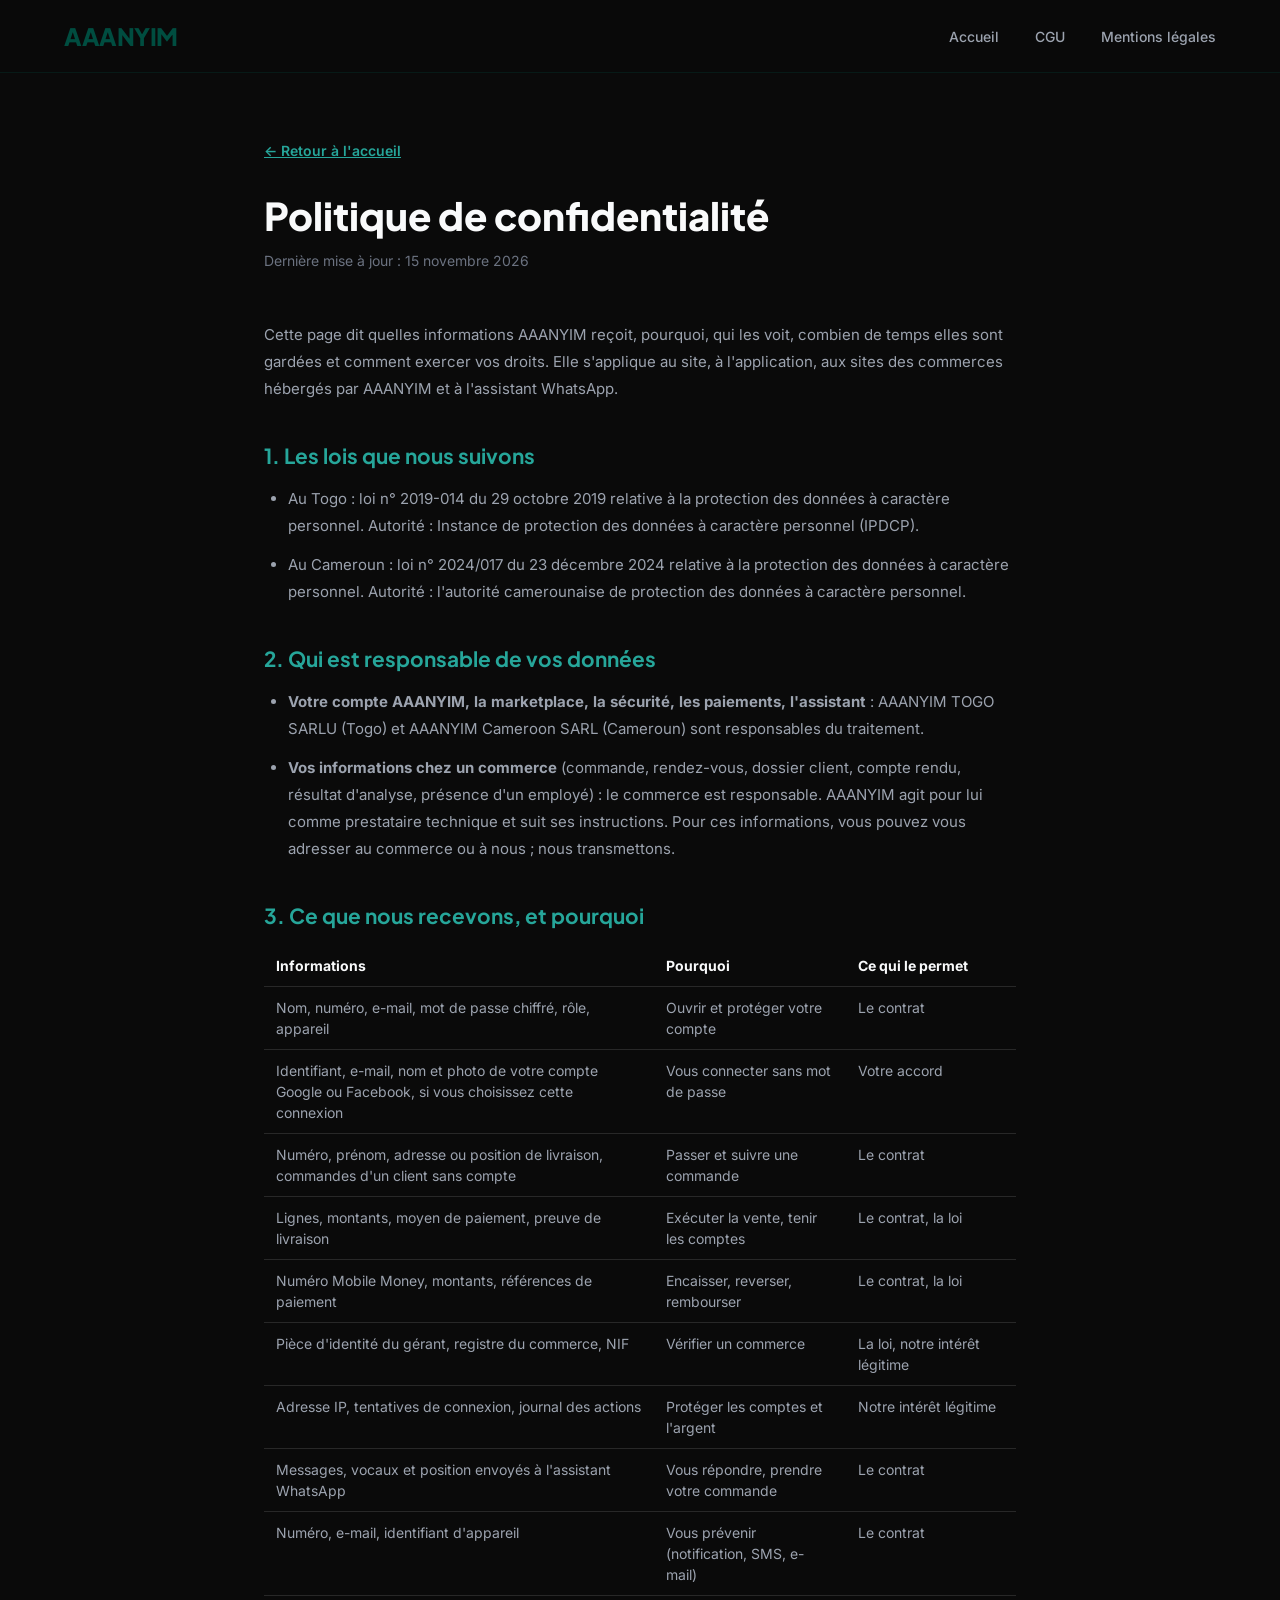
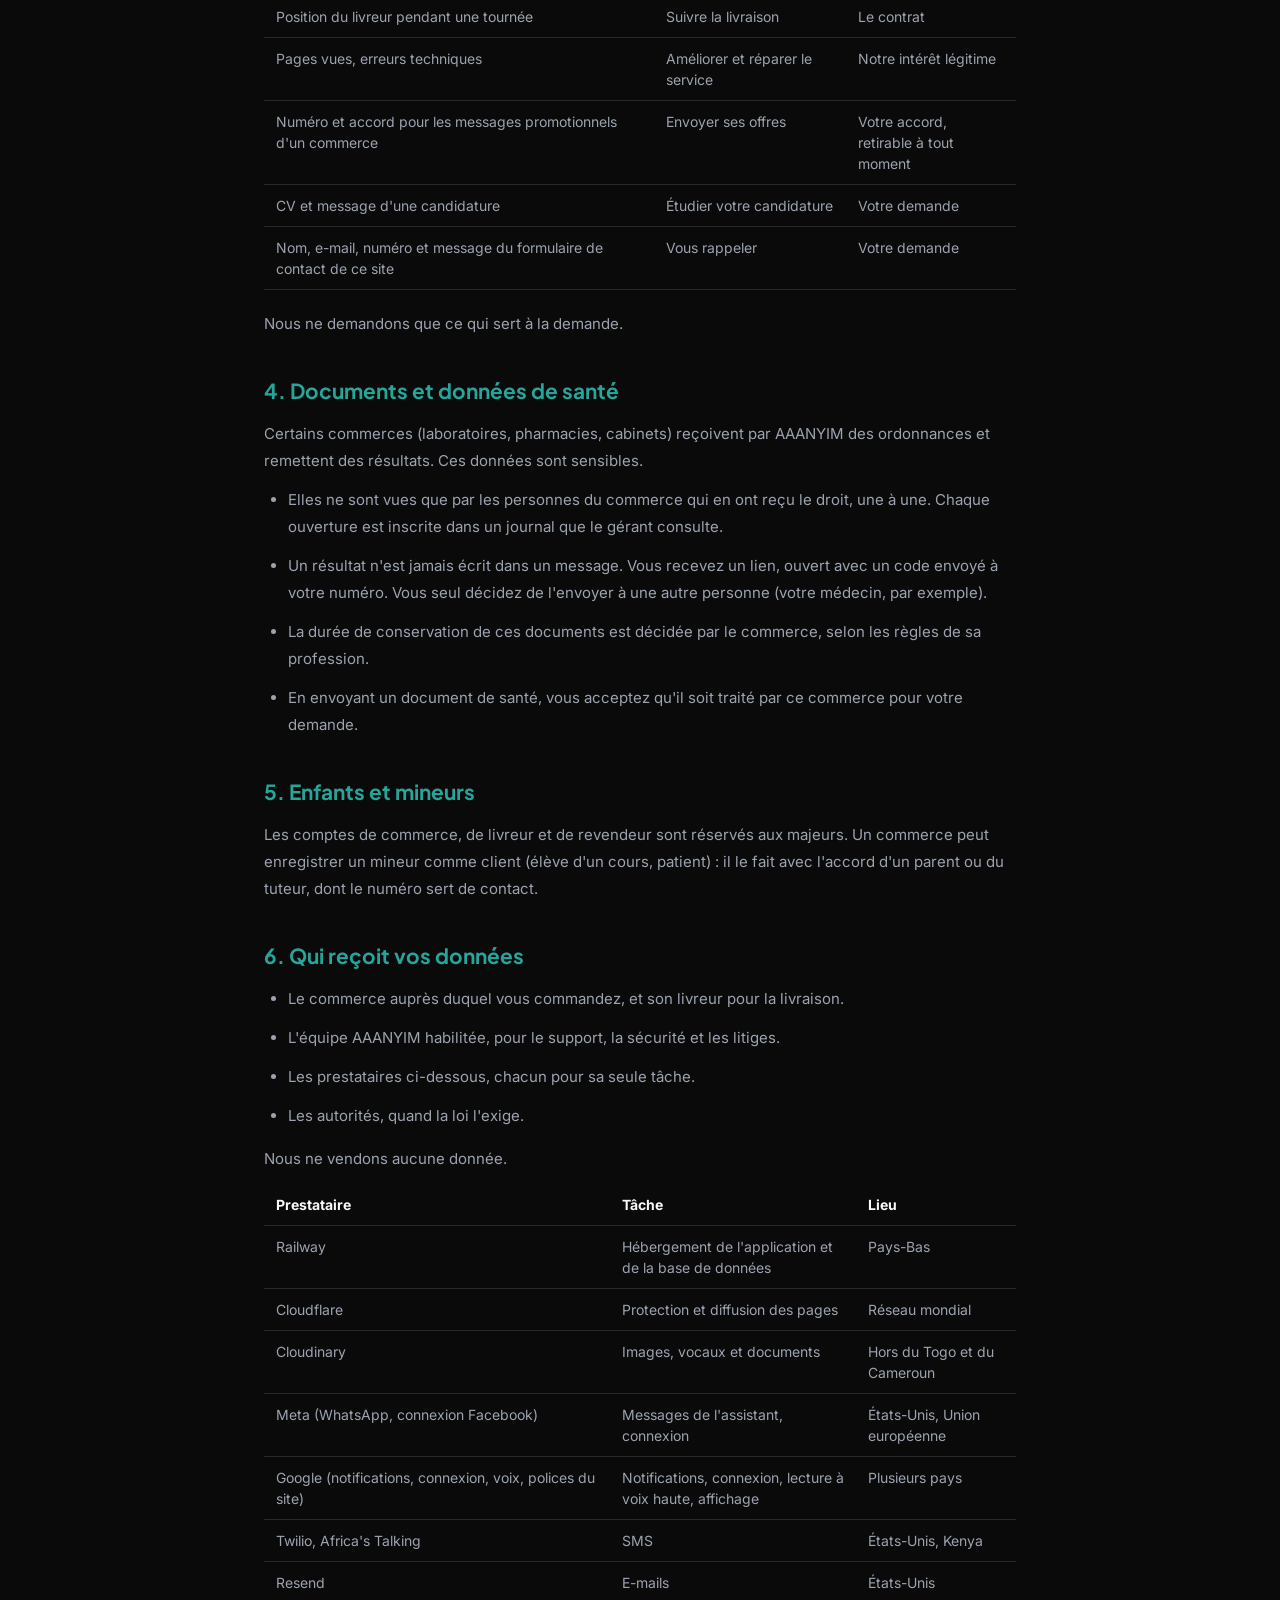
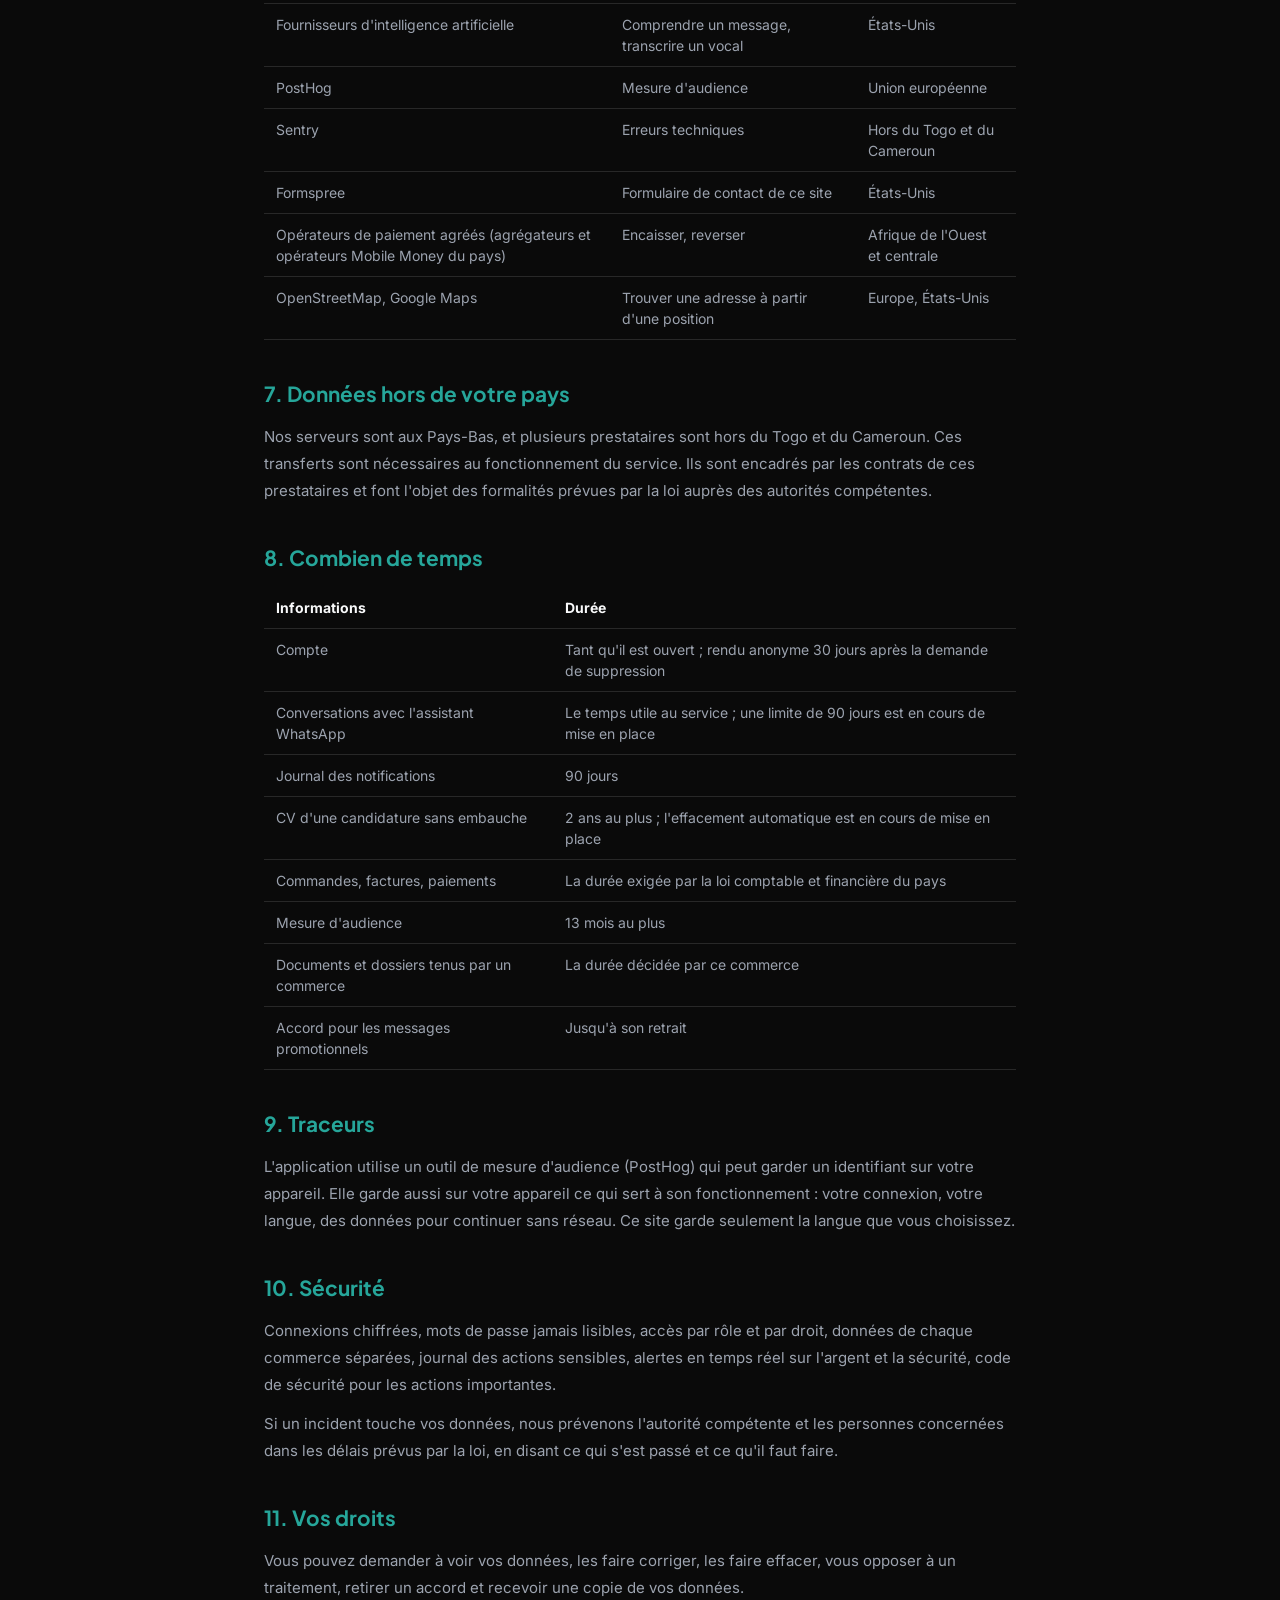
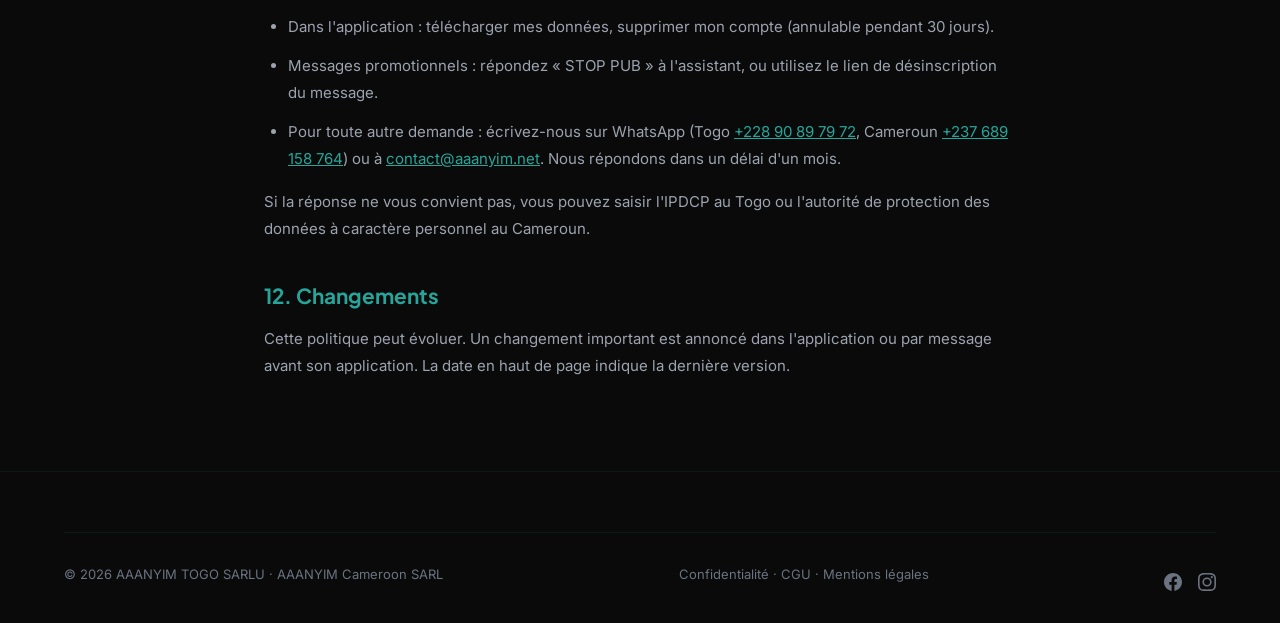
<file: confidentialite.html>
<!DOCTYPE html>
<html lang="fr">
<head>
  <meta charset="UTF-8">
  <meta name="viewport" content="width=device-width, initial-scale=1.0">
  <title>Politique de confidentialité — AAANYIM</title>
  <meta name="robots" content="noindex">
  <meta name="description" content="Quelles données AAANYIM reçoit, pourquoi, qui les voit, combien de temps, et comment exercer vos droits.">
  <meta property="og:title" content="Politique de confidentialité — AAANYIM">
  <meta property="og:description" content="Quelles données AAANYIM reçoit, pourquoi, qui les voit, combien de temps, et comment exercer vos droits.">
  <meta property="og:type" content="website">
  <meta property="og:url" content="https://www.aaanyim.net/confidentialite.html">
  <link rel="canonical" href="https://www.aaanyim.net/confidentialite.html">
  <!-- Icone du site (vague doree sur tuile verte), differente de celle de l'application (AZ 22/11) -->
  <link rel="icon" type="image/svg+xml" href="/img/favicon-site.svg?v=5">
  <link rel="icon" type="image/png" sizes="32x32" href="/img/favicon-site-32.png?v=5">
  <link rel="apple-touch-icon" href="/img/apple-touch-icon-site.png?v=5">
  <link href="https://fonts.googleapis.com/css2?family=Plus+Jakarta+Sans:wght@400;500;600;700;800&family=Inter:wght@400;500;600&display=swap" rel="stylesheet">
  <link rel="stylesheet" href="/css/style.css">
</head>
<body>

<nav class="navbar">
  <div class="nav-inner">
    <a href="/" class="nav-logo">AAANYIM</a>
    <div class="nav-links">
      <a href="/">Accueil</a>
      <a href="/cgu.html">CGU</a>
      <a href="/mentions-legales.html">Mentions légales</a>
    </div>
  </div>
</nav>

<section class="legal-page">
  <div class="container container-narrow">
    <a href="/" class="legal-back">&larr; Retour à l'accueil</a>
    <h1>Politique de confidentialité</h1>
    <p class="legal-date">Dernière mise à jour : 15 novembre 2026</p>

    <p>Cette page dit quelles informations AAANYIM reçoit, pourquoi, qui les voit, combien de temps elles sont gardées et comment exercer vos droits. Elle s'applique au site, à l'application, aux sites des commerces hébergés par AAANYIM et à l'assistant WhatsApp.</p>
    <h2>1. Les lois que nous suivons</h2>
    <ul>
      <li>Au Togo : loi n° 2019-014 du 29 octobre 2019 relative à la protection des données à caractère personnel. Autorité : Instance de protection des données à caractère personnel (IPDCP).</li>
      <li>Au Cameroun : loi n° 2024/017 du 23 décembre 2024 relative à la protection des données à caractère personnel. Autorité : l'autorité camerounaise de protection des données à caractère personnel.</li>
    </ul>
    <h2>2. Qui est responsable de vos données</h2>
    <ul>
      <li><strong>Votre compte AAANYIM, la marketplace, la sécurité, les paiements, l'assistant</strong> : AAANYIM TOGO SARLU (Togo) et AAANYIM Cameroon SARL (Cameroun) sont responsables du traitement.</li>
      <li><strong>Vos informations chez un commerce</strong> (commande, rendez-vous, dossier client, compte rendu, résultat d'analyse, présence d'un employé) : le commerce est responsable. AAANYIM agit pour lui comme prestataire technique et suit ses instructions. Pour ces informations, vous pouvez vous adresser au commerce ou à nous ; nous transmettons.</li>
    </ul>
    <h2>3. Ce que nous recevons, et pourquoi</h2>
    <div class="legal-table-wrap"><table class="legal-table">
      <thead><tr><th>Informations</th><th>Pourquoi</th><th>Ce qui le permet</th></tr></thead>
      <tbody>
        <tr><td>Nom, numéro, e-mail, mot de passe chiffré, rôle, appareil</td><td>Ouvrir et protéger votre compte</td><td>Le contrat</td></tr>
        <tr><td>Identifiant, e-mail, nom et photo de votre compte Google ou Facebook, si vous choisissez cette connexion</td><td>Vous connecter sans mot de passe</td><td>Votre accord</td></tr>
        <tr><td>Numéro, prénom, adresse ou position de livraison, commandes d'un client sans compte</td><td>Passer et suivre une commande</td><td>Le contrat</td></tr>
        <tr><td>Lignes, montants, moyen de paiement, preuve de livraison</td><td>Exécuter la vente, tenir les comptes</td><td>Le contrat, la loi</td></tr>
        <tr><td>Numéro Mobile Money, montants, références de paiement</td><td>Encaisser, reverser, rembourser</td><td>Le contrat, la loi</td></tr>
        <tr><td>Pièce d'identité du gérant, registre du commerce, NIF</td><td>Vérifier un commerce</td><td>La loi, notre intérêt légitime</td></tr>
        <tr><td>Adresse IP, tentatives de connexion, journal des actions</td><td>Protéger les comptes et l'argent</td><td>Notre intérêt légitime</td></tr>
        <tr><td>Messages, vocaux et position envoyés à l'assistant WhatsApp</td><td>Vous répondre, prendre votre commande</td><td>Le contrat</td></tr>
        <tr><td>Numéro, e-mail, identifiant d'appareil</td><td>Vous prévenir (notification, SMS, e-mail)</td><td>Le contrat</td></tr>
        <tr><td>Position du livreur pendant une tournée</td><td>Suivre la livraison</td><td>Le contrat</td></tr>
        <tr><td>Pages vues, erreurs techniques</td><td>Améliorer et réparer le service</td><td>Notre intérêt légitime</td></tr>
        <tr><td>Numéro et accord pour les messages promotionnels d'un commerce</td><td>Envoyer ses offres</td><td>Votre accord, retirable à tout moment</td></tr>
        <tr><td>CV et message d'une candidature</td><td>Étudier votre candidature</td><td>Votre demande</td></tr>
        <tr><td>Nom, e-mail, numéro et message du formulaire de contact de ce site</td><td>Vous rappeler</td><td>Votre demande</td></tr>
      </tbody></table></div>
    <p>Nous ne demandons que ce qui sert à la demande.</p>
    <h2>4. Documents et données de santé</h2>
    <p>Certains commerces (laboratoires, pharmacies, cabinets) reçoivent par AAANYIM des ordonnances et remettent des résultats. Ces données sont sensibles.</p>
    <ul>
      <li>Elles ne sont vues que par les personnes du commerce qui en ont reçu le droit, une à une. Chaque ouverture est inscrite dans un journal que le gérant consulte.</li>
      <li>Un résultat n'est jamais écrit dans un message. Vous recevez un lien, ouvert avec un code envoyé à votre numéro. Vous seul décidez de l'envoyer à une autre personne (votre médecin, par exemple).</li>
      <li>La durée de conservation de ces documents est décidée par le commerce, selon les règles de sa profession.</li>
      <li>En envoyant un document de santé, vous acceptez qu'il soit traité par ce commerce pour votre demande.</li>
    </ul>
    <h2>5. Enfants et mineurs</h2>
    <p>Les comptes de commerce, de livreur et de revendeur sont réservés aux majeurs. Un commerce peut enregistrer un mineur comme client (élève d'un cours, patient) : il le fait avec l'accord d'un parent ou du tuteur, dont le numéro sert de contact.</p>
    <h2>6. Qui reçoit vos données</h2>
    <ul>
      <li>Le commerce auprès duquel vous commandez, et son livreur pour la livraison.</li>
      <li>L'équipe AAANYIM habilitée, pour le support, la sécurité et les litiges.</li>
      <li>Les prestataires ci-dessous, chacun pour sa seule tâche.</li>
      <li>Les autorités, quand la loi l'exige.</li>
    </ul>
    <p>Nous ne vendons aucune donnée.</p>
    <div class="legal-table-wrap"><table class="legal-table">
      <thead><tr><th>Prestataire</th><th>Tâche</th><th>Lieu</th></tr></thead>
      <tbody>
        <tr><td>Railway</td><td>Hébergement de l'application et de la base de données</td><td>Pays-Bas</td></tr>
        <tr><td>Cloudflare</td><td>Protection et diffusion des pages</td><td>Réseau mondial</td></tr>
        <tr><td>Cloudinary</td><td>Images, vocaux et documents</td><td>Hors du Togo et du Cameroun</td></tr>
        <tr><td>Meta (WhatsApp, connexion Facebook)</td><td>Messages de l'assistant, connexion</td><td>États-Unis, Union européenne</td></tr>
        <tr><td>Google (notifications, connexion, voix, polices du site)</td><td>Notifications, connexion, lecture à voix haute, affichage</td><td>Plusieurs pays</td></tr>
        <tr><td>Twilio, Africa's Talking</td><td>SMS</td><td>États-Unis, Kenya</td></tr>
        <tr><td>Resend</td><td>E-mails</td><td>États-Unis</td></tr>
        <tr><td>Fournisseurs d'intelligence artificielle</td><td>Comprendre un message, transcrire un vocal</td><td>États-Unis</td></tr>
        <tr><td>PostHog</td><td>Mesure d'audience</td><td>Union européenne</td></tr>
        <tr><td>Sentry</td><td>Erreurs techniques</td><td>Hors du Togo et du Cameroun</td></tr>
        <tr><td>Formspree</td><td>Formulaire de contact de ce site</td><td>États-Unis</td></tr>
        <tr><td>Opérateurs de paiement agréés (agrégateurs et opérateurs Mobile Money du pays)</td><td>Encaisser, reverser</td><td>Afrique de l'Ouest et centrale</td></tr>
        <tr><td>OpenStreetMap, Google Maps</td><td>Trouver une adresse à partir d'une position</td><td>Europe, États-Unis</td></tr>
      </tbody></table></div>
    <h2>7. Données hors de votre pays</h2>
    <p>Nos serveurs sont aux Pays-Bas, et plusieurs prestataires sont hors du Togo et du Cameroun. Ces transferts sont nécessaires au fonctionnement du service. Ils sont encadrés par les contrats de ces prestataires et font l'objet des formalités prévues par la loi auprès des autorités compétentes.</p>
    <h2>8. Combien de temps</h2>
    <div class="legal-table-wrap"><table class="legal-table">
      <thead><tr><th>Informations</th><th>Durée</th></tr></thead>
      <tbody>
        <tr><td>Compte</td><td>Tant qu'il est ouvert ; rendu anonyme 30 jours après la demande de suppression</td></tr>
        <tr><td>Conversations avec l'assistant WhatsApp</td><td>Le temps utile au service ; une limite de 90 jours est en cours de mise en place</td></tr>
        <tr><td>Journal des notifications</td><td>90 jours</td></tr>
        <tr><td>CV d'une candidature sans embauche</td><td>2 ans au plus ; l'effacement automatique est en cours de mise en place</td></tr>
        <tr><td>Commandes, factures, paiements</td><td>La durée exigée par la loi comptable et financière du pays</td></tr>
        <tr><td>Mesure d'audience</td><td>13 mois au plus</td></tr>
        <tr><td>Documents et dossiers tenus par un commerce</td><td>La durée décidée par ce commerce</td></tr>
        <tr><td>Accord pour les messages promotionnels</td><td>Jusqu'à son retrait</td></tr>
      </tbody></table></div>
    <h2>9. Traceurs</h2>
    <p>L'application utilise un outil de mesure d'audience (PostHog) qui peut garder un identifiant sur votre appareil. Elle garde aussi sur votre appareil ce qui sert à son fonctionnement : votre connexion, votre langue, des données pour continuer sans réseau. Ce site garde seulement la langue que vous choisissez.</p>
    <h2>10. Sécurité</h2>
    <p>Connexions chiffrées, mots de passe jamais lisibles, accès par rôle et par droit, données de chaque commerce séparées, journal des actions sensibles, alertes en temps réel sur l'argent et la sécurité, code de sécurité pour les actions importantes.</p>
    <p>Si un incident touche vos données, nous prévenons l'autorité compétente et les personnes concernées dans les délais prévus par la loi, en disant ce qui s'est passé et ce qu'il faut faire.</p>
    <h2>11. Vos droits</h2>
    <p>Vous pouvez demander à voir vos données, les faire corriger, les faire effacer, vous opposer à un traitement, retirer un accord et recevoir une copie de vos données.</p>
    <ul>
      <li>Dans l'application : télécharger mes données, supprimer mon compte (annulable pendant 30 jours).</li>
      <li>Messages promotionnels : répondez « STOP PUB » à l'assistant, ou utilisez le lien de désinscription du message.</li>
      <li>Pour toute autre demande : écrivez-nous sur WhatsApp (Togo <a href="https://wa.me/22890897972" target="_blank" rel="noopener">+228 90 89 79 72</a>, Cameroun <a href="https://wa.me/237689158764" target="_blank" rel="noopener">+237 689 158 764</a>) ou à <a href="mailto:contact@aaanyim.net">contact@aaanyim.net</a>. Nous répondons dans un délai d'un mois.</li>
    </ul>
    <p>Si la réponse ne vous convient pas, vous pouvez saisir l'IPDCP au Togo ou l'autorité de protection des données à caractère personnel au Cameroun.</p>
    <h2>12. Changements</h2>
    <p>Cette politique peut évoluer. Un changement important est annoncé dans l'application ou par message avant son application. La date en haut de page indique la dernière version.</p>
  </div>
</section>

<footer class="footer">
  <div class="container">
    <div class="footer-bottom">
      <span>&copy; 2026 AAANYIM TOGO SARLU &middot; AAANYIM Cameroon SARL</span>
      <span class="footer-legal-links">
        <a href="/confidentialite.html">Confidentialité</a> &middot;
        <a href="/cgu.html">CGU</a> &middot;
        <a href="/mentions-legales.html">Mentions légales</a>
      </span>
      <span class="footer-socials">
        <a href="https://web.facebook.com/profile.php?id=61588858364658" target="_blank" rel="noopener" aria-label="Facebook">
          <svg width="18" height="18" viewBox="0 0 24 24" fill="currentColor"><path d="M24 12.073c0-6.627-5.373-12-12-12s-12 5.373-12 12c0 5.99 4.388 10.954 10.125 11.854v-8.385H7.078v-3.47h3.047V9.43c0-3.007 1.792-4.669 4.533-4.669 1.312 0 2.686.235 2.686.235v2.953H15.83c-1.491 0-1.956.925-1.956 1.874v2.25h3.328l-.532 3.47h-2.796v8.385C19.612 23.027 24 18.062 24 12.073z"/></svg>
        </a>
        <a href="https://www.instagram.com/aaanyim" target="_blank" rel="noopener" aria-label="Instagram">
          <svg width="18" height="18" viewBox="0 0 24 24" fill="currentColor"><path d="M12 2.163c3.204 0 3.584.012 4.85.07 3.252.148 4.771 1.691 4.919 4.919.058 1.265.069 1.645.069 4.849 0 3.205-.012 3.584-.069 4.849-.149 3.225-1.664 4.771-4.919 4.919-1.266.058-1.644.07-4.85.07-3.204 0-3.584-.012-4.849-.07-3.26-.149-4.771-1.699-4.919-4.92-.058-1.265-.07-1.644-.07-4.849 0-3.204.013-3.583.07-4.849.149-3.227 1.664-4.771 4.919-4.919 1.266-.057 1.645-.069 4.849-.069zM12 0C8.741 0 8.333.014 7.053.072 2.695.272.273 2.69.073 7.052.014 8.333 0 8.741 0 12c0 3.259.014 3.668.072 4.948.2 4.358 2.618 6.78 6.98 6.98C8.333 23.986 8.741 24 12 24c3.259 0 3.668-.014 4.948-.072 4.354-.2 6.782-2.618 6.979-6.98.059-1.28.073-1.689.073-4.948 0-3.259-.014-3.667-.072-4.947-.196-4.354-2.617-6.78-6.979-6.98C15.668.014 15.259 0 12 0zm0 5.838a6.162 6.162 0 100 12.324 6.162 6.162 0 000-12.324zM12 16a4 4 0 110-8 4 4 0 010 8zm6.406-11.845a1.44 1.44 0 100 2.881 1.44 1.44 0 000-2.881z"/></svg>
        </a>
      </span>
    </div>
  </div>
</footer>
<script src="/js/config.js"></script>

</body>
</html>
</file>
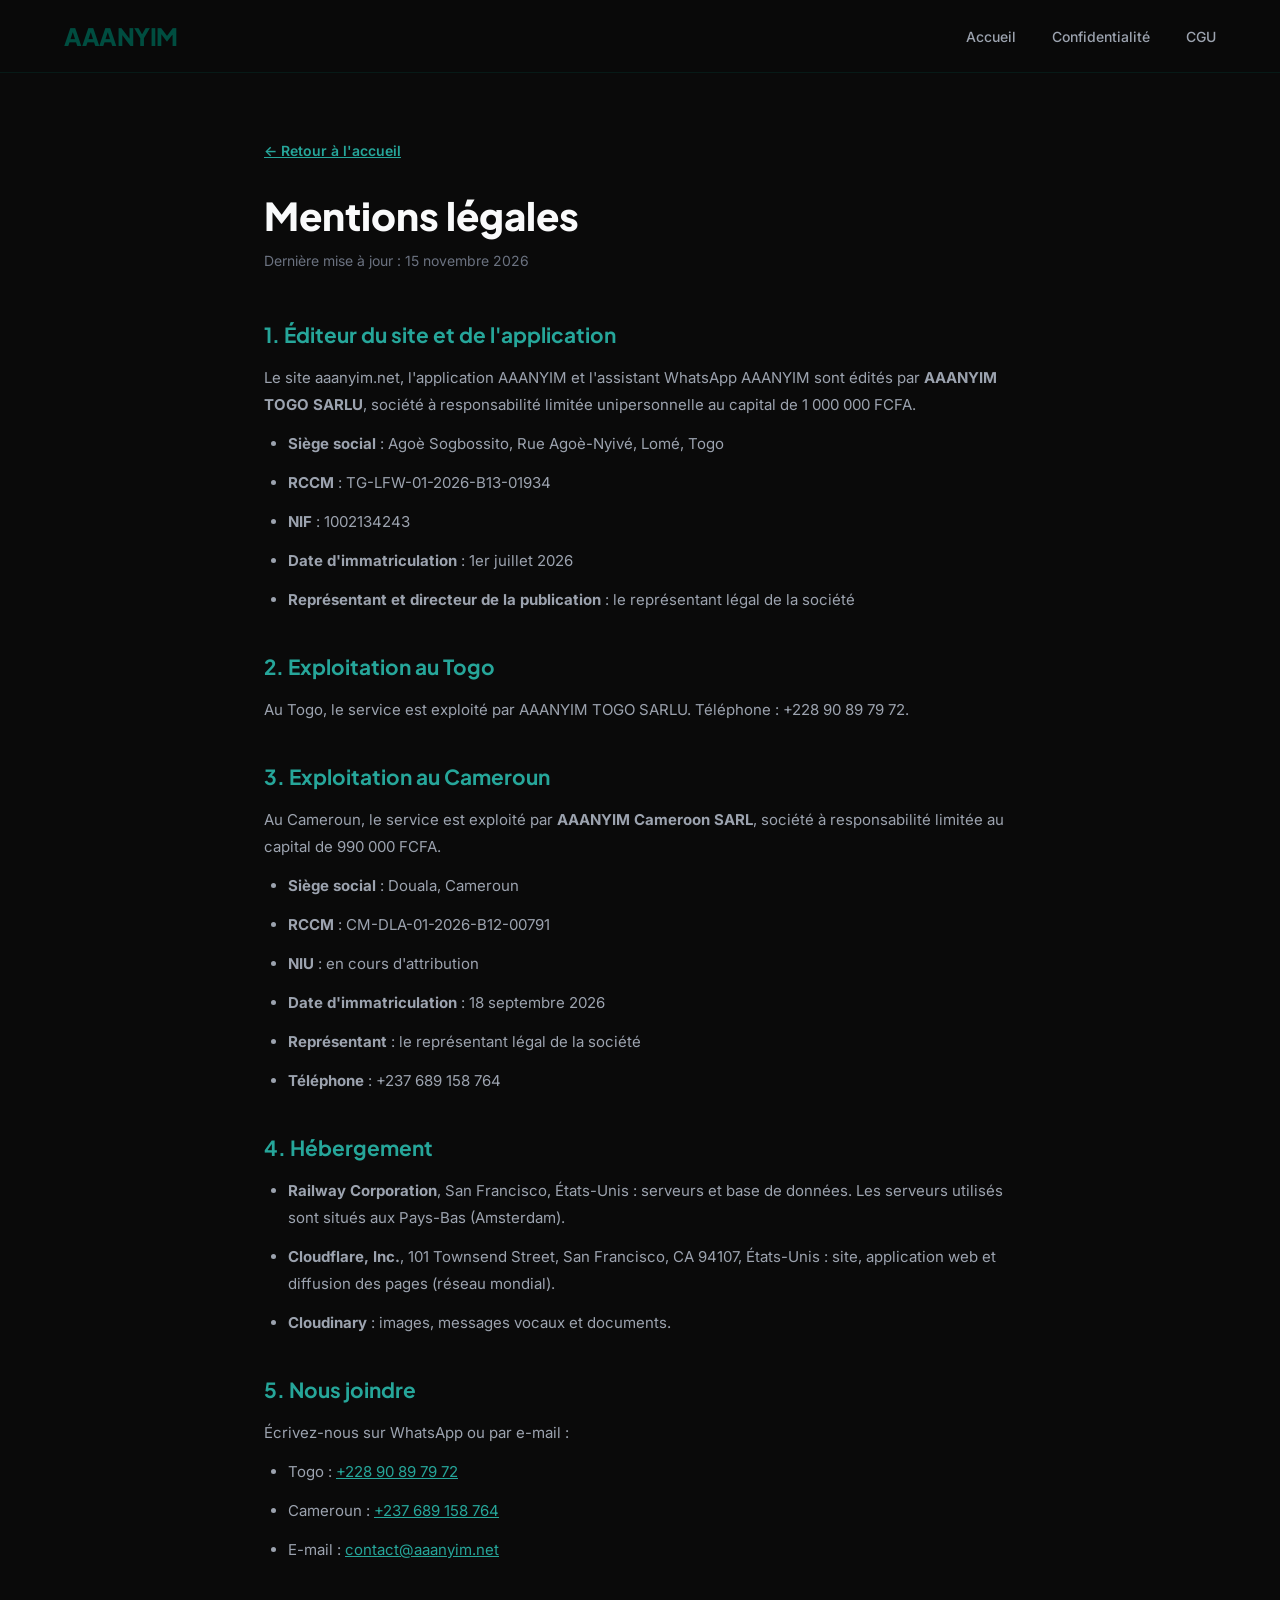
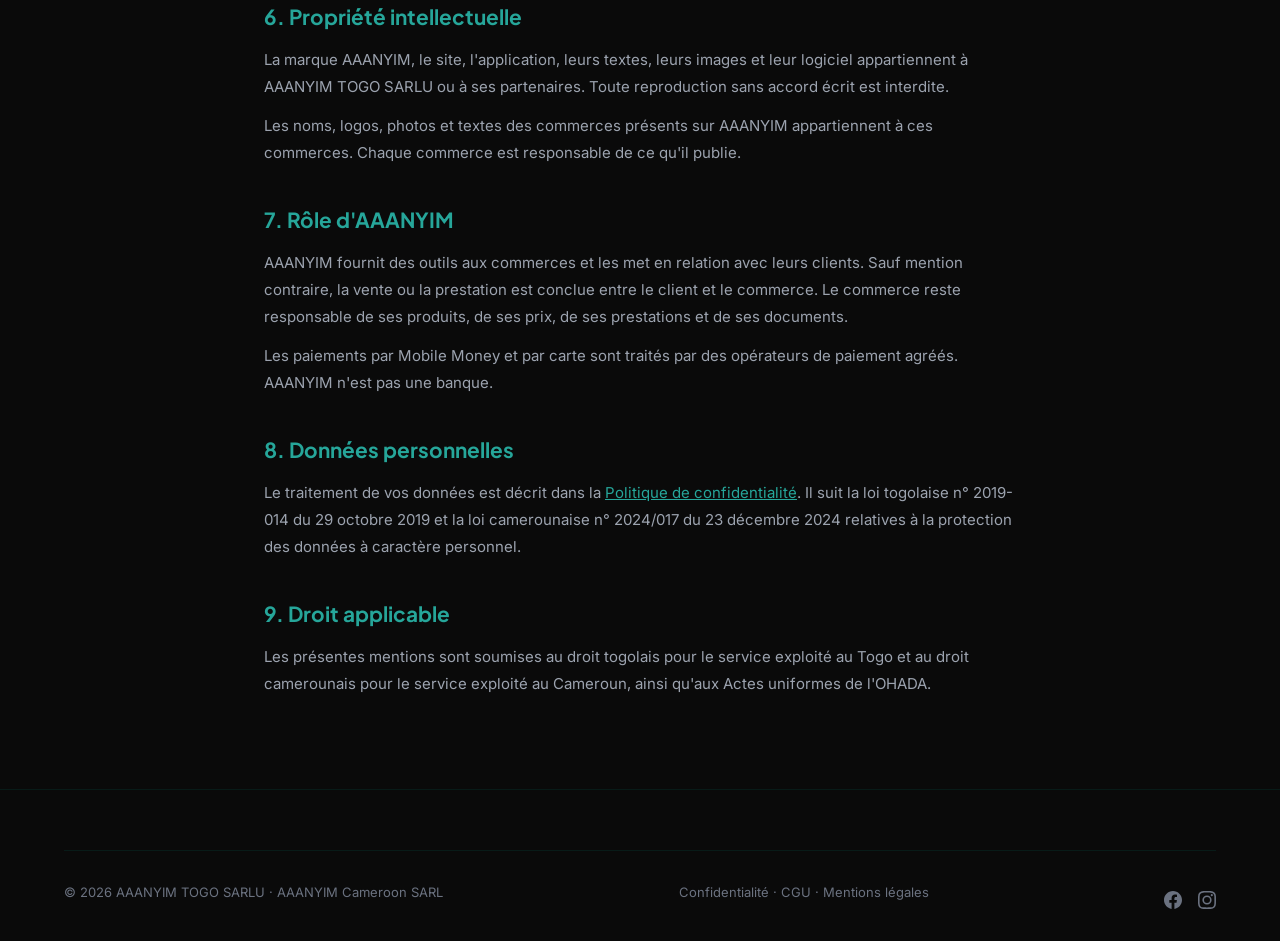
<file: mentions-legales.html>
<!DOCTYPE html>
<html lang="fr">
<head>
  <meta charset="UTF-8">
  <meta name="viewport" content="width=device-width, initial-scale=1.0">
  <title>Mentions légales — AAANYIM</title>
  <meta name="robots" content="noindex">
  <meta name="description" content="Mentions légales du site aaanyim.net, édité par AAANYIM TOGO SARLU.">
  <meta property="og:title" content="Mentions légales — AAANYIM">
  <meta property="og:description" content="Mentions légales du site aaanyim.net, édité par AAANYIM TOGO SARLU.">
  <meta property="og:type" content="website">
  <meta property="og:url" content="https://www.aaanyim.net/mentions-legales.html">
  <link rel="canonical" href="https://www.aaanyim.net/mentions-legales.html">
  <!-- Icone du site (vague doree sur tuile verte), differente de celle de l'application (AZ 22/11) -->
  <link rel="icon" type="image/svg+xml" href="/img/favicon-site.svg?v=5">
  <link rel="icon" type="image/png" sizes="32x32" href="/img/favicon-site-32.png?v=5">
  <link rel="apple-touch-icon" href="/img/apple-touch-icon-site.png?v=5">
  <link href="https://fonts.googleapis.com/css2?family=Plus+Jakarta+Sans:wght@400;500;600;700;800&family=Inter:wght@400;500;600&display=swap" rel="stylesheet">
  <link rel="stylesheet" href="/css/style.css">
</head>
<body>

<nav class="navbar">
  <div class="nav-inner">
    <a href="/" class="nav-logo">AAANYIM</a>
    <div class="nav-links">
      <a href="/">Accueil</a>
      <a href="/confidentialite.html">Confidentialité</a>
      <a href="/cgu.html">CGU</a>
    </div>
  </div>
</nav>

<section class="legal-page">
  <div class="container container-narrow">
    <a href="/" class="legal-back">&larr; Retour à l'accueil</a>
    <h1>Mentions légales</h1>
    <p class="legal-date">Dernière mise à jour : 15 novembre 2026</p>

    <h2>1. Éditeur du site et de l'application</h2>
    <p>Le site aaanyim.net, l'application AAANYIM et l'assistant WhatsApp AAANYIM sont édités par <strong>AAANYIM TOGO SARLU</strong>, société à responsabilité limitée unipersonnelle au capital de 1 000 000 FCFA.</p>
    <ul>
      <li><strong>Siège social</strong> : Agoè Sogbossito, Rue Agoè-Nyivé, Lomé, Togo</li>
      <li><strong>RCCM</strong> : TG-LFW-01-2026-B13-01934</li>
      <li><strong>NIF</strong> : 1002134243</li>
      <li><strong>Date d'immatriculation</strong> : 1er juillet 2026</li>
      <li><strong>Représentant et directeur de la publication</strong> : le représentant légal de la société</li>
    </ul>
    <h2>2. Exploitation au Togo</h2>
    <p>Au Togo, le service est exploité par AAANYIM TOGO SARLU. Téléphone : +228 90 89 79 72.</p>
    <h2>3. Exploitation au Cameroun</h2>
    <p>Au Cameroun, le service est exploité par <strong>AAANYIM Cameroon SARL</strong>, société à responsabilité limitée au capital de 990 000 FCFA.</p>
    <ul>
      <li><strong>Siège social</strong> : Douala, Cameroun</li>
      <li><strong>RCCM</strong> : CM-DLA-01-2026-B12-00791</li>
      <li><strong>NIU</strong> : en cours d'attribution</li>
      <li><strong>Date d'immatriculation</strong> : 18 septembre 2026</li>
      <li><strong>Représentant</strong> : le représentant légal de la société</li>
      <li><strong>Téléphone</strong> : +237 689 158 764</li>
    </ul>
    <h2>4. Hébergement</h2>
    <ul>
      <li><strong>Railway Corporation</strong>, San Francisco, États-Unis : serveurs et base de données. Les serveurs utilisés sont situés aux Pays-Bas (Amsterdam).</li>
      <li><strong>Cloudflare, Inc.</strong>, 101 Townsend Street, San Francisco, CA 94107, États-Unis : site, application web et diffusion des pages (réseau mondial).</li>
      <li><strong>Cloudinary</strong> : images, messages vocaux et documents.</li>
    </ul>
    <h2>5. Nous joindre</h2>
    <p>Écrivez-nous sur WhatsApp ou par e-mail :</p>
    <ul>
      <li>Togo : <a href="https://wa.me/22890897972" target="_blank" rel="noopener">+228 90 89 79 72</a></li>
      <li>Cameroun : <a href="https://wa.me/237689158764" target="_blank" rel="noopener">+237 689 158 764</a></li>
      <li>E-mail : <a href="mailto:contact@aaanyim.net">contact@aaanyim.net</a></li>
    </ul>
    <h2>6. Propriété intellectuelle</h2>
    <p>La marque AAANYIM, le site, l'application, leurs textes, leurs images et leur logiciel appartiennent à AAANYIM TOGO SARLU ou à ses partenaires. Toute reproduction sans accord écrit est interdite.</p>
    <p>Les noms, logos, photos et textes des commerces présents sur AAANYIM appartiennent à ces commerces. Chaque commerce est responsable de ce qu'il publie.</p>
    <h2>7. Rôle d'AAANYIM</h2>
    <p>AAANYIM fournit des outils aux commerces et les met en relation avec leurs clients. Sauf mention contraire, la vente ou la prestation est conclue entre le client et le commerce. Le commerce reste responsable de ses produits, de ses prix, de ses prestations et de ses documents.</p>
    <p>Les paiements par Mobile Money et par carte sont traités par des opérateurs de paiement agréés. AAANYIM n'est pas une banque.</p>
    <h2>8. Données personnelles</h2>
    <p>Le traitement de vos données est décrit dans la <a href="/confidentialite.html">Politique de confidentialité</a>. Il suit la loi togolaise n° 2019-014 du 29 octobre 2019 et la loi camerounaise n° 2024/017 du 23 décembre 2024 relatives à la protection des données à caractère personnel.</p>
    <h2>9. Droit applicable</h2>
    <p>Les présentes mentions sont soumises au droit togolais pour le service exploité au Togo et au droit camerounais pour le service exploité au Cameroun, ainsi qu'aux Actes uniformes de l'OHADA.</p>
  </div>
</section>

<footer class="footer">
  <div class="container">
    <div class="footer-bottom">
      <span>&copy; 2026 AAANYIM TOGO SARLU &middot; AAANYIM Cameroon SARL</span>
      <span class="footer-legal-links">
        <a href="/confidentialite.html">Confidentialité</a> &middot;
        <a href="/cgu.html">CGU</a> &middot;
        <a href="/mentions-legales.html">Mentions légales</a>
      </span>
      <span class="footer-socials">
        <a href="https://web.facebook.com/profile.php?id=61588858364658" target="_blank" rel="noopener" aria-label="Facebook">
          <svg width="18" height="18" viewBox="0 0 24 24" fill="currentColor"><path d="M24 12.073c0-6.627-5.373-12-12-12s-12 5.373-12 12c0 5.99 4.388 10.954 10.125 11.854v-8.385H7.078v-3.47h3.047V9.43c0-3.007 1.792-4.669 4.533-4.669 1.312 0 2.686.235 2.686.235v2.953H15.83c-1.491 0-1.956.925-1.956 1.874v2.25h3.328l-.532 3.47h-2.796v8.385C19.612 23.027 24 18.062 24 12.073z"/></svg>
        </a>
        <a href="https://www.instagram.com/aaanyim" target="_blank" rel="noopener" aria-label="Instagram">
          <svg width="18" height="18" viewBox="0 0 24 24" fill="currentColor"><path d="M12 2.163c3.204 0 3.584.012 4.85.07 3.252.148 4.771 1.691 4.919 4.919.058 1.265.069 1.645.069 4.849 0 3.205-.012 3.584-.069 4.849-.149 3.225-1.664 4.771-4.919 4.919-1.266.058-1.644.07-4.85.07-3.204 0-3.584-.012-4.849-.07-3.26-.149-4.771-1.699-4.919-4.92-.058-1.265-.07-1.644-.07-4.849 0-3.204.013-3.583.07-4.849.149-3.227 1.664-4.771 4.919-4.919 1.266-.057 1.645-.069 4.849-.069zM12 0C8.741 0 8.333.014 7.053.072 2.695.272.273 2.69.073 7.052.014 8.333 0 8.741 0 12c0 3.259.014 3.668.072 4.948.2 4.358 2.618 6.78 6.98 6.98C8.333 23.986 8.741 24 12 24c3.259 0 3.668-.014 4.948-.072 4.354-.2 6.782-2.618 6.979-6.98.059-1.28.073-1.689.073-4.948 0-3.259-.014-3.667-.072-4.947-.196-4.354-2.617-6.78-6.979-6.98C15.668.014 15.259 0 12 0zm0 5.838a6.162 6.162 0 100 12.324 6.162 6.162 0 000-12.324zM12 16a4 4 0 110-8 4 4 0 010 8zm6.406-11.845a1.44 1.44 0 100 2.881 1.44 1.44 0 000-2.881z"/></svg>
        </a>
      </span>
    </div>
  </div>
</footer>
<script src="/js/config.js"></script>

</body>
</html>
</file>
<file: css/site.css>
/* AAANYIM — site (refonte du 21/11/2026 : « plus vrai et moderne, inciter a installer l'application »).
 * Couleurs de la marque : foret, or, parchemin ; WhatsApp toujours vert. */
:root {
  --forest: #0A3D2F;
  --forest-2: #0E4D3A;
  --forest-3: #072E23;
  --ink: #0F1A16;
  --ink-2: #44514C;
  --ink-3: #6B7671;
  --gold: #C8960C;
  --gold-2: #E8B84D;
  --gold-soft: #FBF3DE;
  --paper: #FAFAF5;
  --sand: #F2EEE5;
  --line: #E4E0D6;
  --white: #FFFFFF;
  --wa: #1FA855;
  --wa-2: #178A45;
  --radius: 18px;
  --radius-lg: 28px;
  --shadow: 0 1px 2px rgba(10, 61, 47, .06), 0 8px 24px rgba(10, 61, 47, .08);
  --shadow-lg: 0 30px 80px rgba(3, 20, 15, .45);
  --max: 1180px;
  --gutter: max(20px, env(safe-area-inset-left, 0px));
}

*, *::before, *::after { box-sizing: border-box; }
[hidden] { display: none !important; }
html { scroll-behavior: smooth; -webkit-text-size-adjust: 100%; }
body {
  margin: 0;
  font-family: "Plus Jakarta Sans", system-ui, -apple-system, "Segoe UI", sans-serif;
  color: var(--ink);
  background: var(--paper);
  -webkit-font-smoothing: antialiased;
  overflow-x: clip;
  line-height: 1.55;
}
img { max-width: 100%; display: block; }
a { color: inherit; text-decoration: none; }
h1, h2, h3 { font-family: "Space Grotesk", "Plus Jakarta Sans", sans-serif; letter-spacing: -.02em; margin: 0; text-wrap: balance; }
p { margin: 0; }
.wrap { max-width: var(--max); margin: 0 auto; padding-left: var(--gutter); padding-right: max(20px, env(safe-area-inset-right, 0px)); }
.sr-only { position: absolute; width: 1px; height: 1px; overflow: hidden; clip: rect(0 0 0 0); white-space: nowrap; }
:focus-visible { outline: 3px solid var(--gold-2); outline-offset: 3px; border-radius: 8px; }

/* ── Boutons ─────────────────────────────────────────────── */
.btn { display: inline-flex; align-items: center; justify-content: center; gap: 10px; min-height: 52px; padding: 0 22px; border-radius: 14px; font-weight: 800; font-size: 16px; border: 0; cursor: pointer; transition: transform .15s, box-shadow .2s, background .2s; white-space: nowrap; }
.btn:active { transform: translateY(1px); }
.btn svg { width: 20px; height: 20px; flex: none; }
.btn-gold { background: linear-gradient(180deg, var(--gold-2), var(--gold)); color: var(--forest-3); box-shadow: 0 10px 30px rgba(200, 150, 12, .35); }
.btn-gold:hover { box-shadow: 0 14px 36px rgba(200, 150, 12, .45); transform: translateY(-1px); }
.btn-wa { background: var(--wa); color: #fff; }
.btn-wa:hover { background: var(--wa-2); }
.btn-ghost { background: transparent; color: var(--forest); border: 2px solid var(--forest); }
.btn-ghost:hover { background: var(--forest); color: #fff; }
.btn-dark { background: var(--forest); color: #fff; }
.btn-dark:hover { background: var(--forest-2); }
.link-arrow { font-weight: 700; color: var(--forest); display: inline-flex; align-items: center; gap: 6px; }
.link-arrow::after { content: "→"; transition: transform .2s; }
.link-arrow:hover::after { transform: translateX(3px); }

/* ── Barre du haut ───────────────────────────────────────── */
.topbar { position: fixed; inset: 0 0 auto; z-index: 50; padding-top: env(safe-area-inset-top, 0px); transition: background .25s, box-shadow .25s; }
.topbar.scrolled { background: rgba(7, 46, 35, .92); backdrop-filter: blur(14px); -webkit-backdrop-filter: blur(14px); box-shadow: 0 1px 0 rgba(255, 255, 255, .08); }
.topbar-inner { height: 68px; display: flex; align-items: center; justify-content: space-between; gap: 16px; }
.logo { display: inline-flex; align-items: center; gap: 10px; color: #fff; font-family: "Space Grotesk", sans-serif; font-weight: 700; font-size: 20px; letter-spacing: -.01em; }
.logo svg { height: 24px; width: auto; }
.menu { display: flex; align-items: center; gap: 24px; }
.menu a.nav-link { color: rgba(255, 255, 255, .78); font-weight: 600; font-size: 15px; }
.menu a.nav-link:hover { color: #fff; }
.lang-switch { display: inline-flex; background: rgba(255, 255, 255, .1); border-radius: 10px; padding: 3px; }
.lang-switch button { background: transparent; border: 0; color: rgba(255, 255, 255, .7); font-weight: 800; font-size: 12px; padding: 6px 9px; border-radius: 8px; cursor: pointer; }
.lang-switch button[aria-pressed="true"] { background: #fff; color: var(--forest); }
.menu .btn { min-height: 42px; font-size: 14px; padding: 0 16px; border-radius: 12px; }
.burger { display: none; width: 44px; height: 44px; border-radius: 12px; border: 0; background: rgba(255, 255, 255, .12); color: #fff; cursor: pointer; align-items: center; justify-content: center; }
.burger svg { width: 22px; height: 22px; }

/* ── Haut de page ────────────────────────────────────────── */
.hero { position: relative; overflow: hidden; color: #fff; background:
  radial-gradient(900px 520px at 85% 10%, rgba(232, 184, 77, .22), transparent 60%),
  radial-gradient(700px 500px at 0% 100%, rgba(31, 168, 85, .16), transparent 60%),
  linear-gradient(160deg, var(--forest-2) 0%, var(--forest) 45%, var(--forest-3) 100%);
  padding: calc(110px + env(safe-area-inset-top, 0px)) 0 90px; }
.hero::before { content: ""; position: absolute; inset: 0; opacity: .07; pointer-events: none;
  background-image: url("data:image/svg+xml,%3Csvg xmlns='http://www.w3.org/2000/svg' width='120' height='60' viewBox='0 0 120 60'%3E%3Cpath d='M2 34h16l5-26 5 44 5-18h16l5-26 5 44 5-18h16l5-26 5 44 5-18h21' fill='none' stroke='white' stroke-width='3' stroke-linecap='round' stroke-linejoin='round'/%3E%3C/svg%3E");
  background-size: 120px 60px; mask-image: linear-gradient(180deg, #000, transparent 85%); -webkit-mask-image: linear-gradient(180deg, #000, transparent 85%); }
.hero-grid { position: relative; display: grid; grid-template-columns: 1.08fr .92fr; gap: 56px; align-items: center; }
.pill { display: inline-flex; align-items: center; gap: 8px; padding: 7px 14px; border-radius: 999px; background: rgba(255, 255, 255, .1); border: 1px solid rgba(255, 255, 255, .16); font-weight: 700; font-size: 13px; letter-spacing: .02em; }
.pill .dot { width: 8px; height: 8px; border-radius: 50%; background: #34D399; box-shadow: 0 0 0 4px rgba(52, 211, 153, .2); }
.hero h1 { margin-top: 18px; font-size: clamp(38px, 5.6vw, 66px); line-height: 1.02; font-weight: 700; }
.hero h1 .accent { display: block; background: linear-gradient(90deg, var(--gold-2), #F5D78E); -webkit-background-clip: text; background-clip: text; color: transparent; }
.hero-sub { margin-top: 20px; font-size: clamp(17px, 1.6vw, 19px); color: rgba(255, 255, 255, .82); max-width: 560px; }
.hero-actions { margin-top: 30px; display: flex; flex-wrap: wrap; gap: 12px; align-items: center; }
.hero-note { margin-top: 10px; font-size: 13px; color: rgba(255, 255, 255, .62); font-weight: 600; }
.hero-wa { display: flex; flex-wrap: wrap; gap: 10px; }
.hero-merchant { display: inline-block; margin-top: 22px; color: var(--gold-2); font-weight: 700; }
.hero-merchant::after { content: " →"; }
.live { margin-top: 26px; display: inline-flex; align-items: center; gap: 10px; padding: 10px 14px; border-radius: 14px; background: rgba(255, 255, 255, .08); border: 1px solid rgba(255, 255, 255, .12); font-weight: 700; font-size: 14px; }
.live .dot { width: 9px; height: 9px; border-radius: 50%; background: #34D399; animation: pulse 2s infinite; }
@keyframes pulse { 0%, 100% { box-shadow: 0 0 0 0 rgba(52, 211, 153, .5); } 50% { box-shadow: 0 0 0 7px rgba(52, 211, 153, 0); } }

/* Telephone : vrais commerces du serveur, sinon la capture */
.phone-stage { position: relative; display: flex; justify-content: center; }
.phone-stage::before { content: ""; position: absolute; width: 420px; height: 420px; border-radius: 50%; background: radial-gradient(circle, rgba(232, 184, 77, .35), transparent 65%); filter: blur(10px); top: 8%; }
.phone { position: relative; width: 300px; height: 610px; border-radius: 46px; background: #0B0F0E; padding: 12px; box-shadow: var(--shadow-lg), inset 0 0 0 2px rgba(255, 255, 255, .08); transform: rotate(-2deg); }
.phone-screen { position: relative; width: 100%; height: 100%; border-radius: 36px; overflow: hidden; background: var(--paper); color: var(--ink); }
.phone-notch { position: absolute; top: 10px; left: 50%; transform: translateX(-50%); width: 96px; height: 26px; border-radius: 20px; background: #0B0F0E; z-index: 3; }
.papp-head { background: linear-gradient(160deg, var(--forest-2), var(--forest)); color: #fff; padding: 46px 16px 18px; }
.papp-brand { display: flex; align-items: center; gap: 8px; font-family: "Space Grotesk", sans-serif; font-weight: 700; font-size: 16px; }
.papp-brand svg { height: 15px; width: auto; }
.papp-search { margin-top: 14px; display: flex; align-items: center; gap: 8px; background: #fff; color: var(--ink-3); border-radius: 12px; padding: 10px 12px; font-size: 13px; font-weight: 600; }
.papp-search svg { width: 16px; height: 16px; color: var(--forest); }
.papp-body { padding: 14px 12px; display: grid; gap: 10px; }
.papp-shops { display: grid; gap: 10px; }
.papp-rayons { display: grid; grid-template-columns: repeat(2, 1fr); gap: 10px; }
.prayon { display: grid; justify-items: center; gap: 6px; background: #fff; border-radius: 16px; padding: 16px 8px 14px; box-shadow: var(--shadow); }
.prayon-emoji { font-size: 30px; line-height: 1; }
.prayon-label { font-size: 12px; font-weight: 800; color: var(--forest); }
.papp-title { font-size: 13px; font-weight: 800; color: var(--forest); padding: 0 4px; }
.pshop { display: grid; grid-template-columns: 52px 1fr auto; gap: 10px; align-items: center; background: #fff; border-radius: 14px; padding: 8px; box-shadow: var(--shadow); }
.pshop-pic { width: 52px; height: 52px; border-radius: 11px; overflow: hidden; background: var(--sand); color: var(--forest); font-weight: 800; font-size: 20px; display: flex; align-items: center; justify-content: center; }
.pshop-pic img { width: 100%; height: 100%; object-fit: cover; }
.pshop-info { min-width: 0; display: grid; }
.pshop-name { font-weight: 800; font-size: 13px; white-space: nowrap; overflow: hidden; text-overflow: ellipsis; }
.pshop-meta { font-size: 11px; color: var(--ink-3); white-space: nowrap; overflow: hidden; text-overflow: ellipsis; }
.pshop-open { font-size: 10px; font-weight: 800; color: #047857; background: #D1FAE5; border-radius: 999px; padding: 3px 7px; }
.phone-badge { position: absolute; right: -14px; bottom: 70px; background: #fff; color: var(--forest); border-radius: 16px; padding: 10px 14px; font-weight: 800; font-size: 13px; box-shadow: var(--shadow-lg); display: flex; align-items: center; gap: 8px; transform: rotate(2deg); }
.phone-badge .ico { width: 30px; height: 30px; border-radius: 9px; background: var(--gold-soft); color: var(--gold); display: inline-flex; align-items: center; justify-content: center; }
.phone-badge .ico svg { width: 18px; height: 18px; }

/* ── Sections ────────────────────────────────────────────── */
section { scroll-margin-top: 80px; }
.section { padding: 96px 0; }
.section.sand { background: var(--sand); }
.section.white { background: var(--white); }
.section.dark { background: linear-gradient(160deg, var(--forest), var(--forest-3)); color: #fff; }
.head { max-width: 720px; margin: 0 auto 48px; text-align: center; }
.eyebrow { display: inline-block; font-size: 12px; font-weight: 800; letter-spacing: .12em; text-transform: uppercase; color: var(--gold); background: var(--gold-soft); padding: 6px 12px; border-radius: 999px; }
.dark .eyebrow { background: rgba(232, 184, 77, .15); color: var(--gold-2); }
.head h2 { margin-top: 14px; font-size: clamp(30px, 3.8vw, 44px); line-height: 1.08; }
.head p { margin-top: 14px; font-size: 18px; color: var(--ink-2); }
.dark .head p { color: rgba(255, 255, 255, .75); }

.ico { display: inline-flex; align-items: center; justify-content: center; width: 48px; height: 48px; border-radius: 14px; background: var(--gold-soft); color: var(--forest); flex: none; }
.ico svg { width: 24px; height: 24px; }

.grid { display: grid; gap: 18px; }
.grid-4 { grid-template-columns: repeat(4, minmax(0, 1fr)); }
.grid-3 { grid-template-columns: repeat(3, minmax(0, 1fr)); }
.card { background: #fff; border: 1px solid var(--line); border-radius: var(--radius); padding: 24px; box-shadow: var(--shadow); transition: transform .2s, box-shadow .2s; }
.card:hover { transform: translateY(-3px); box-shadow: 0 18px 40px rgba(10, 61, 47, .12); }
.card h3 { margin-top: 16px; font-size: 19px; line-height: 1.25; }
.card p { margin-top: 8px; color: var(--ink-2); font-size: 15px; }

/* Installer */
.install-grid { display: grid; grid-template-columns: 1fr 1fr; gap: 40px; align-items: start; }
.benefits { list-style: none; margin: 0; padding: 0; display: grid; gap: 16px; }
.benefit { display: flex; gap: 14px; align-items: flex-start; background: rgba(255, 255, 255, .06); border: 1px solid rgba(255, 255, 255, .1); border-radius: var(--radius); padding: 16px; }
.benefit .ico { background: rgba(232, 184, 77, .16); color: var(--gold-2); }
.benefit strong { display: block; font-size: 17px; }
.benefit div > span { display: block; color: rgba(255, 255, 255, .72); font-size: 15px; margin-top: 2px; }
.how { background: #fff; color: var(--ink); border-radius: var(--radius-lg); padding: 24px; box-shadow: var(--shadow-lg); }
.tabs { display: grid; grid-template-columns: repeat(3, 1fr); gap: 6px; background: var(--sand); padding: 5px; border-radius: 14px; }
.tabs button { min-height: 44px; border: 0; border-radius: 10px; background: transparent; font-weight: 800; font-size: 14px; color: var(--ink-2); cursor: pointer; font-family: inherit; }
.tabs button[aria-selected="true"] { background: #fff; color: var(--forest); box-shadow: var(--shadow); }
.panel { padding-top: 20px; }
.steps { list-style: none; margin: 0; padding: 0; display: grid; gap: 12px; }
.step { display: grid; grid-template-columns: 40px 1fr; column-gap: 12px; align-items: center; background: var(--paper); border-radius: 14px; padding: 12px; }
.step-num { grid-row: span 2; width: 40px; height: 40px; border-radius: 12px; background: var(--forest); color: #fff; font-weight: 800; display: flex; align-items: center; justify-content: center; font-family: "Space Grotesk", sans-serif; }
.step-text { font-weight: 800; font-size: 16px; }
.step-sub { color: var(--ink-3); font-size: 14px; }
.panel-help { margin-top: 12px; font-size: 14px; color: var(--ink-3); }
.panel .btn { width: 100%; margin-top: 16px; }
.qr { display: flex; gap: 20px; align-items: center; }
.qr img { width: 168px; height: 168px; border-radius: 16px; border: 1px solid var(--line); padding: 6px; background: #fff; flex: none; }
.qr strong { display: block; font-size: 18px; }
.qr p { color: var(--ink-2); margin-top: 6px; font-size: 15px; }
.qr small { display: block; margin-top: 10px; color: var(--ink-3); font-weight: 600; }
.standalone-note { display: none; margin-top: 14px; font-weight: 700; color: var(--forest); }
.is-standalone .standalone-note { display: block; }

/* Commerces du serveur */
.shops { display: grid; grid-template-columns: repeat(4, minmax(0, 1fr)); gap: 16px; }
.shop { position: relative; background: #fff; border-radius: var(--radius); overflow: hidden; border: 1px solid var(--line); box-shadow: var(--shadow); transition: transform .2s, box-shadow .2s; display: flex; flex-direction: column; }
.shop:hover { transform: translateY(-3px); box-shadow: 0 18px 40px rgba(10, 61, 47, .12); }
.shop-pic { aspect-ratio: 4 / 3; background: linear-gradient(160deg, var(--forest-2), var(--forest)); color: #fff; font-weight: 800; font-size: 34px; display: flex; align-items: center; justify-content: center; }
.shop-pic img { width: 100%; height: 100%; object-fit: cover; }
.shop-info { padding: 14px; display: grid; gap: 2px; }
.shop-name { font-weight: 800; font-size: 16px; }
.shop-meta { color: var(--ink-3); font-size: 13px; }
.shop-open { position: absolute; top: 10px; left: 10px; font-size: 12px; font-weight: 800; color: #047857; background: #D1FAE5; border-radius: 999px; padding: 4px 9px; }
.center { text-align: center; margin-top: 32px; }

/* Commercants */
.merchant-cta { margin-top: 36px; display: flex; flex-wrap: wrap; gap: 12px; justify-content: center; }
.merchant-note { text-align: center; margin-top: 18px; color: var(--ink-3); font-weight: 600; }

/* Activites */
.activities { display: grid; grid-template-columns: repeat(2, minmax(0, 1fr)); gap: 14px; }
.activity { display: flex; gap: 14px; align-items: flex-start; background: #fff; border: 1px solid var(--line); border-radius: var(--radius); padding: 18px; }
.activity-emoji { width: 48px; height: 48px; border-radius: 14px; background: var(--sand); display: flex; align-items: center; justify-content: center; font-size: 24px; flex: none; }
.activity h3 { font-size: 17px; }
.activity p { margin-top: 4px; color: var(--ink-2); font-size: 14.5px; }

/* WhatsApp */
.wa-grid { display: grid; grid-template-columns: .9fr 1.1fr; gap: 40px; align-items: start; }
.wa-grid > div:first-child { position: sticky; top: 96px; }
.wa-grid .steps .step { background: #fff; box-shadow: var(--shadow); }
.wa-grid .step-num { background: var(--wa); }
.wa-actions { display: flex; flex-wrap: wrap; gap: 10px; margin-top: 20px; }
.chats { display: grid; gap: 14px; }
.chat { background: #EFEAE2; border-radius: var(--radius); overflow: hidden; border: 1px solid var(--line); }
.chat-head { display: flex; align-items: center; gap: 8px; background: #075E54; color: #fff; padding: 10px 14px; }
.chat-tag { font-size: 11px; font-weight: 800; background: rgba(255, 255, 255, .18); padding: 2px 8px; border-radius: 999px; }
.chat-title { font-weight: 800; font-size: 14px; }
.chat-body { padding: 12px; display: grid; gap: 6px; }
.bubble { max-width: 86%; padding: 8px 11px; border-radius: 12px; font-size: 14px; line-height: 1.45; box-shadow: 0 1px 1px rgba(0, 0, 0, .08); }
.bubble.bot { background: #fff; justify-self: start; border-top-left-radius: 4px; }
.bubble.me { background: #D9FDD3; justify-self: end; border-top-right-radius: 4px; }
.bubble-btns { display: flex; flex-wrap: wrap; gap: 6px; justify-self: start; max-width: 86%; }
.bubble-btns span { background: #fff; color: #027EB5; font-weight: 700; font-size: 13px; padding: 6px 10px; border-radius: 10px; box-shadow: 0 1px 1px rgba(0, 0, 0, .08); }
.chat-note { margin-top: 10px; font-size: 13px; color: var(--ink-3); }

/* Services */
.services { display: grid; grid-template-columns: repeat(5, minmax(0, 1fr)); gap: 12px; }
.service { display: grid; gap: 4px; background: #fff; border: 1px solid var(--line); border-radius: 16px; padding: 16px; transition: border-color .2s, transform .2s; }
.service:hover { border-color: var(--forest); transform: translateY(-2px); }
.service-group { font-size: 11px; font-weight: 800; letter-spacing: .08em; text-transform: uppercase; color: var(--gold); }
.service-name { font-weight: 800; font-size: 15.5px; }
.service-text { color: var(--ink-3); font-size: 13.5px; }

/* Tarifs */
.prices { display: grid; grid-template-columns: repeat(3, minmax(0, 1fr)); gap: 18px; }
.price { background: #fff; border-radius: var(--radius); padding: 26px; border: 1px solid var(--line); box-shadow: var(--shadow); }
.price.featured { background: linear-gradient(160deg, var(--forest-2), var(--forest)); color: #fff; border: 0; }
.price h3 { font-size: 24px; }
.price p { margin-top: 10px; color: var(--ink-2); }
.price.featured p { color: rgba(255, 255, 255, .8); }

/* Questions */
.faq { max-width: 820px; margin: 0 auto; display: grid; gap: 10px; }
.faq-item { background: #fff; border: 1px solid var(--line); border-radius: 16px; padding: 0 18px; }
.faq-item summary { cursor: pointer; list-style: none; padding: 18px 28px 18px 0; font-weight: 800; font-size: 16.5px; position: relative; }
.faq-item summary::-webkit-details-marker { display: none; }
.faq-item summary::after { content: "+"; position: absolute; right: 0; top: 50%; transform: translateY(-50%); font-size: 24px; color: var(--gold); font-weight: 700; }
.faq-item[open] summary::after { content: "−"; }
.faq-item p { padding: 0 0 18px; color: var(--ink-2); }

/* Contact */
.contact-grid { display: grid; grid-template-columns: 1.2fr .8fr; gap: 40px; align-items: start; }
.form { display: grid; grid-template-columns: 1fr 1fr; gap: 14px; background: #fff; padding: 24px; border-radius: var(--radius-lg); border: 1px solid var(--line); box-shadow: var(--shadow); }
.form .full { grid-column: 1 / -1; }
.field { display: grid; gap: 6px; }
.field label { font-weight: 700; font-size: 14px; }
.field input, .field select, .field textarea { font: inherit; font-size: 16px; padding: 12px 14px; border-radius: 12px; border: 1.5px solid var(--line); background: var(--paper); color: var(--ink); width: 100%; }
.field textarea { min-height: 110px; resize: vertical; }
.field input:focus, .field select:focus, .field textarea:focus { outline: none; border-color: var(--forest); background: #fff; }
.form-notice { font-size: 13px; color: var(--ink-3); }
.form-notice a { text-decoration: underline; color: var(--forest); }
.form-ok { background: #D1FAE5; color: #065F46; font-weight: 700; padding: 12px 14px; border-radius: 12px; }
.channels { display: grid; gap: 10px; }
.channel { display: flex; align-items: center; gap: 12px; background: #fff; border: 1px solid var(--line); border-radius: 16px; padding: 14px 16px; font-weight: 700; }
.channel small { display: block; color: var(--ink-3); font-weight: 600; }
.channel .ico { width: 42px; height: 42px; }
.channel.wa .ico { background: #DCF8E6; color: var(--wa); }

/* Pied de page */
.footer { background: var(--forest-3); color: rgba(255, 255, 255, .7); padding: 64px 0 calc(28px + env(safe-area-inset-bottom, 0px)); }
.footer-grid { display: grid; grid-template-columns: 1.6fr 1fr 1fr 1fr; gap: 32px; }
.footer h4 { margin: 0 0 12px; font-size: 12px; letter-spacing: .12em; text-transform: uppercase; color: rgba(255, 255, 255, .45); }
.footer a { display: block; padding: 4px 0; color: rgba(255, 255, 255, .75); }
.footer a:hover { color: #fff; }
.footer-tag { margin-top: 14px; max-width: 300px; font-size: 14px; }
.footer-bottom { margin-top: 40px; padding-top: 20px; border-top: 1px solid rgba(255, 255, 255, .1); display: flex; flex-wrap: wrap; gap: 8px; justify-content: space-between; font-size: 13px; color: rgba(255, 255, 255, .45); }
.socials { display: flex; gap: 12px; margin-top: 16px; }
.socials a { width: 40px; height: 40px; border-radius: 12px; background: rgba(255, 255, 255, .08); display: inline-flex; align-items: center; justify-content: center; padding: 0; }
.socials svg { width: 18px; height: 18px; }

/* Barre collee en bas sur telephone : installer reste a portee */
.install-bar { display: none; }

/* Apparition */
.js .reveal { opacity: 0; transform: translateY(14px); transition: opacity .6s ease, transform .6s ease; }
.js .reveal.in { opacity: 1; transform: none; }
@media (prefers-reduced-motion: reduce) {
  html { scroll-behavior: auto; }
  .js .reveal { opacity: 1; transform: none; transition: none; }
  .live .dot { animation: none; }
}

/* ── Ecrans moyens ───────────────────────────────────────── */
@media (max-width: 1080px) {
  .grid-4, .shops { grid-template-columns: repeat(2, minmax(0, 1fr)); }
  .services { grid-template-columns: repeat(3, minmax(0, 1fr)); }
}
@media (max-width: 960px) {
  .menu { position: fixed; inset: calc(68px + env(safe-area-inset-top, 0px)) 0 auto; flex-direction: column; align-items: stretch; gap: 4px; background: var(--forest-3); padding: 14px max(20px, env(safe-area-inset-right, 0px)) 20px var(--gutter); transform: translateY(-120%); transition: transform .25s; box-shadow: 0 20px 40px rgba(0, 0, 0, .3); }
  .menu.open { transform: none; }
  .menu a.nav-link { padding: 12px 4px; font-size: 17px; }
  .menu .btn { min-height: 50px; font-size: 16px; }
  .lang-switch { align-self: flex-start; margin: 6px 0; }
  .burger { display: inline-flex; }
  .topbar:not(.scrolled) { background: rgba(7, 46, 35, .55); backdrop-filter: blur(10px); -webkit-backdrop-filter: blur(10px); }
  .hero-grid, .install-grid, .wa-grid, .contact-grid { grid-template-columns: 1fr; }
  .wa-grid > div:first-child { position: static; }
  .hero { padding-bottom: 60px; }
  .phone { transform: none; width: 280px; height: 570px; }
  .phone-badge { right: 0; }
  .prices { grid-template-columns: 1fr; }
  .footer-grid { grid-template-columns: 1fr 1fr; }
}

/* ── Telephone ───────────────────────────────────────────── */
@media (max-width: 600px) {
  .section { padding: 68px 0; }
  .head { margin-bottom: 32px; text-align: left; }
  .head p { font-size: 16.5px; }
  .grid-4, .grid-3, .activities { grid-template-columns: 1fr; }
  .services { grid-template-columns: repeat(2, minmax(0, 1fr)); gap: 10px; }
  .service { padding: 14px 12px; }
  .service-text { font-size: 13px; }
  .phone-badge { display: none; }
  .shops { grid-template-columns: repeat(2, minmax(0, 1fr)); gap: 10px; }
  .shop-info { padding: 10px; }
  .shop-name { font-size: 14px; }
  .hero-actions .btn, .hero-wa .btn { width: 100%; }
  .hero-wa { width: 100%; }
  .card { padding: 20px; }
  .qr { flex-direction: column; align-items: flex-start; }
  .form { grid-template-columns: 1fr; padding: 18px; }
  .footer-grid { grid-template-columns: 1fr; }
  .install-bar { display: flex; position: fixed; z-index: 40; left: 12px; right: 12px; bottom: calc(12px + env(safe-area-inset-bottom, 0px)); gap: 10px; align-items: center; justify-content: space-between; background: rgba(7, 46, 35, .96); color: #fff; padding: 10px 10px 10px 14px; border-radius: 18px; box-shadow: 0 16px 40px rgba(0, 0, 0, .35); backdrop-filter: blur(10px); -webkit-backdrop-filter: blur(10px); transform: translateY(160%); transition: transform .3s; }
  .install-bar.show { transform: none; }
  .install-bar strong { font-size: 14px; line-height: 1.25; }
  .install-bar .btn { min-height: 44px; font-size: 14px; padding: 0 14px; }
  .is-standalone .install-bar { display: none; }
  body { padding-bottom: 0; }
}
</file>
<file: css/style.css>
/* ═══════════════════════════════════════════════════════════
   AAANYIM — Site Vitrine v2.0
   Design system: Teal + Amber, dark-first, glassmorphism
   ═══════════════════════════════════════════════════════════ */

:root {
  /* Palette basee sur #004D40 comme primaire */
  --teal-950: #001A15;
  --teal-900: #002E27;
  --teal-800: #003D34;
  --teal-700: #004D40;  /* ← Primary */
  --teal-600: #005D4E;
  --teal-500: #004D40;  /* ← boutons, CTA */
  --teal-400: #26A69A;  /* ← texte accent, hover, checkmarks */
  --teal-300: #4DB6AC;
  --teal-100: #B2DFDB;
  --teal-50:  #E0F2F1;
  --amber:    #F59E0B;
  --amber-light: #FEF3C7;
  --bg-dark:  #0A0A0A;
  --bg-card:  rgba(255,255,255,0.03);
  --border:   rgba(0,77,64,0.25);
  --text-primary: #F9FAFB;
  --text-secondary: #9CA3AF;
  --text-muted: #6B7280;
  --radius: 16px;
  --radius-sm: 10px;
  --max-w: 1200px;
}

*, *::before, *::after { box-sizing: border-box; margin: 0; padding: 0; }
html { scroll-behavior: smooth; }
body {
  font-family: 'Inter', -apple-system, BlinkMacSystemFont, sans-serif;
  color: var(--text-primary);
  background: var(--bg-dark);
  overflow-x: hidden;
  -webkit-font-smoothing: antialiased;
}
a { text-decoration: none; color: inherit; }
img { max-width: 100%; display: block; }

.container { max-width: var(--max-w); margin: 0 auto; padding: 0 24px; }
.section { padding: 120px 0; }
.section-badge {
  display: inline-block;
  background: rgba(0,137,123,0.12);
  color: var(--teal-400);
  font-size: 13px; font-weight: 600; letter-spacing: 0.5px;
  padding: 6px 16px; border-radius: 20px;
  margin-bottom: 20px; text-transform: uppercase;
}
.section-title {
  font-family: 'Plus Jakarta Sans', sans-serif;
  font-size: clamp(32px, 5vw, 48px);
  font-weight: 800; line-height: 1.15;
  letter-spacing: -1px;
  margin-bottom: 20px;
}
.section-subtitle {
  font-size: 18px; color: var(--text-secondary);
  max-width: 600px; line-height: 1.7;
}

/* ── NAVBAR ─────────────────────────────────────────────── */
.navbar {
  position: fixed; top: 0; left: 0; right: 0; z-index: 1000;
  background: rgba(10,10,10,0.92);
  backdrop-filter: blur(20px); -webkit-backdrop-filter: blur(20px);
  border-bottom: 1px solid var(--border);
  transition: background 0.3s;
}
.nav-inner {
  height: 72px;
  display: flex; align-items: center; justify-content: space-between;
  max-width: var(--max-w); margin: 0 auto; padding: 0 24px;
}
.nav-logo {
  font-family: 'Plus Jakarta Sans', sans-serif;
  font-weight: 800; font-size: 24px;
  color: var(--teal-500); letter-spacing: -0.5px;
}
.nav-links { display: flex; gap: 36px; align-items: center; }
.nav-links a {
  color: var(--text-secondary);
  font-size: 14px; font-weight: 500;
  transition: color 0.2s;
}
.nav-links a:hover { color: white; }
.nav-cta {
  background: var(--teal-500); color: white;
  padding: 10px 24px; border-radius: var(--radius-sm);
  font-size: 14px; font-weight: 600;
  transition: all 0.2s;
  border: none; cursor: pointer;
}
.nav-cta:hover { background: var(--teal-400); transform: translateY(-1px); }

.nav-lang {
  display: flex; gap: 4px;
  background: rgba(255,255,255,0.06);
  border-radius: 8px; padding: 3px;
}
.nav-lang button {
  padding: 5px 10px; border: none; border-radius: 6px;
  font-size: 12px; font-weight: 600;
  cursor: pointer; transition: all 0.2s;
  background: transparent; color: var(--text-muted);
}
.nav-lang button.active {
  background: var(--teal-700); color: white;
}

.nav-burger {
  display: none; flex-direction: column; gap: 5px;
  background: none; border: none; cursor: pointer; padding: 8px;
}
.nav-burger span {
  display: block; width: 22px; height: 2px;
  background: var(--text-secondary); border-radius: 2px;
  transition: all 0.3s;
}

/* ── HERO ───────────────────────────────────────────────── */
.hero {
  min-height: 100vh;
  display: flex; align-items: center;
  padding-top: 72px; position: relative;
  overflow: hidden;
}
.hero::before {
  content: '';
  position: absolute; top: -40%; right: -20%;
  width: 800px; height: 800px;
  background: radial-gradient(circle, rgba(0,137,123,0.12) 0%, transparent 70%);
  pointer-events: none;
}
.hero::after {
  content: '';
  position: absolute; bottom: -20%; left: -10%;
  width: 600px; height: 600px;
  background: radial-gradient(circle, rgba(245,158,11,0.06) 0%, transparent 70%);
  pointer-events: none;
}
.hero .container {
  display: grid; grid-template-columns: 1fr 1fr;
  gap: 80px; align-items: center;
  position: relative; z-index: 1;
}
.hero-content { max-width: 560px; }
.hero-title {
  font-family: 'Plus Jakarta Sans', sans-serif;
  font-size: clamp(40px, 6vw, 64px);
  font-weight: 800; line-height: 1.08;
  letter-spacing: -2px;
  margin-bottom: 24px;
}
.hero-title .gradient {
  background: linear-gradient(135deg, var(--teal-400), var(--amber));
  -webkit-background-clip: text; -webkit-text-fill-color: transparent;
  background-clip: text;
}
.hero-subtitle {
  font-size: 18px; line-height: 1.7;
  color: var(--text-secondary);
  margin-bottom: 40px;
}
.hero-ctas { display: flex; gap: 16px; flex-wrap: wrap; margin-bottom: 48px; }
.btn-primary {
  background: var(--teal-500); color: white;
  padding: 14px 32px; border-radius: var(--radius-sm);
  font-size: 16px; font-weight: 600;
  transition: all 0.25s; border: none; cursor: pointer;
  display: inline-flex; align-items: center; gap: 8px;
}
.btn-primary:hover { background: var(--teal-400); transform: translateY(-2px); box-shadow: 0 8px 30px rgba(0,137,123,0.3); }
.btn-secondary {
  background: transparent; color: var(--text-primary);
  padding: 14px 32px; border-radius: var(--radius-sm);
  font-size: 16px; font-weight: 600;
  border: 1px solid rgba(255,255,255,0.15);
  transition: all 0.25s; cursor: pointer;
  display: inline-flex; align-items: center; gap: 8px;
}
.btn-secondary:hover { border-color: var(--teal-400); color: var(--teal-400); }
.hero-trust {
  display: flex; align-items: center; gap: 12px;
  font-size: 14px; color: var(--text-muted);
}
.hero-trust .dot { width: 8px; height: 8px; border-radius: 50%; background: var(--teal-400); animation: pulse 2s infinite; }
@keyframes pulse { 0%, 100% { opacity: 1; } 50% { opacity: 0.4; } }

.hero-visual {
  display: flex; justify-content: center; align-items: center;
}
.hero-visual lottie-player {
  filter: drop-shadow(0 20px 40px rgba(0,137,123,0.2));
  animation: float 4s ease-in-out infinite;
}

/* ── STATS ──────────────────────────────────────────────── */
.stats {
  border-top: 1px solid var(--border);
  border-bottom: 1px solid var(--border);
  padding: 48px 0;
}
.stats-grid {
  display: grid; grid-template-columns: repeat(4, 1fr);
  gap: 32px; text-align: center;
}
.stat-number {
  font-family: 'Plus Jakarta Sans'; font-size: 40px;
  font-weight: 800; color: var(--teal-400);
  margin-bottom: 8px;
}
.stat-label { font-size: 14px; color: var(--text-secondary); }

/* ── PROBLEM ────────────────────────────────────────────── */
.problem { text-align: center; }
.problem-grid {
  display: grid; grid-template-columns: repeat(3, 1fr);
  gap: 24px; margin-top: 60px;
}
.problem-card {
  background: var(--bg-card);
  border: 1px solid var(--border);
  border-radius: var(--radius);
  padding: 40px 28px; text-align: left;
  transition: all 0.3s;
}
.problem-card:hover {
  border-color: rgba(245,158,11,0.3);
  transform: translateY(-4px);
  box-shadow: 0 16px 40px rgba(0,0,0,0.2);
}
.problem-card .icon {
  font-size: 36px; margin-bottom: 20px;
  display: block;
}
.problem-card h3 {
  font-family: 'Plus Jakarta Sans'; font-size: 20px;
  font-weight: 700; margin-bottom: 12px;
}
.problem-card p { font-size: 15px; color: var(--text-secondary); line-height: 1.6; }

/* ── SOLUTION / FEATURES ────────────────────────────────── */
.features { text-align: center; }
.features-grid {
  display: grid; grid-template-columns: repeat(3, 1fr);
  gap: 24px; margin-top: 60px;
}
.feature-card {
  background: var(--bg-card);
  border: 1px solid var(--border);
  border-radius: var(--radius);
  padding: 40px 28px; text-align: left;
  transition: all 0.3s; position: relative;
  overflow: hidden;
}
.feature-card::before {
  content: '';
  position: absolute; top: 0; left: 0; right: 0;
  height: 3px; background: linear-gradient(90deg, var(--teal-500), var(--teal-300));
  opacity: 0; transition: opacity 0.3s;
}
.feature-card:hover::before { opacity: 1; }
.feature-card:hover {
  border-color: var(--teal-600);
  transform: translateY(-4px);
  box-shadow: 0 16px 40px rgba(0,0,0,0.2);
}
.feature-card .icon {
  width: 48px; height: 48px; border-radius: 12px;
  background: rgba(0,137,123,0.1);
  display: flex; align-items: center; justify-content: center;
  font-size: 24px; margin-bottom: 20px;
}
.feature-card h3 {
  font-family: 'Plus Jakarta Sans'; font-size: 20px;
  font-weight: 700; margin-bottom: 12px;
}
.feature-card p { font-size: 15px; color: var(--text-secondary); line-height: 1.6; }

/* ── HOW IT WORKS ───────────────────────────────────────── */
.how { text-align: center; }
.steps {
  display: grid; grid-template-columns: repeat(3, 1fr);
  gap: 48px; margin-top: 60px;
  position: relative;
}
.steps::before {
  content: '';
  position: absolute; top: 40px; left: 16%; right: 16%;
  height: 2px;
  background: linear-gradient(90deg, transparent, var(--teal-600), var(--teal-600), transparent);
}
.step { text-align: center; position: relative; }
.step-num {
  width: 80px; height: 80px;
  background: linear-gradient(135deg, var(--teal-700), var(--teal-500));
  border-radius: 50%;
  display: flex; align-items: center; justify-content: center;
  font-family: 'Plus Jakarta Sans'; font-size: 28px; font-weight: 800;
  margin: 0 auto 24px; position: relative; z-index: 1;
  box-shadow: 0 8px 24px rgba(0,137,123,0.3);
}
.step h3 {
  font-family: 'Plus Jakarta Sans'; font-size: 20px;
  font-weight: 700; margin-bottom: 12px;
}
.step p { font-size: 15px; color: var(--text-secondary); line-height: 1.6; max-width: 300px; margin: 0 auto; }

/* ── PRICING ────────────────────────────────────────────── */
.pricing { text-align: center; }
.pricing-grid {
  display: grid; grid-template-columns: repeat(3, 1fr);
  gap: 24px; margin-top: 60px; align-items: start;
}
.pricing-card {
  background: var(--bg-card);
  border: 1px solid var(--border);
  border-radius: var(--radius);
  padding: 40px 32px; text-align: left;
  transition: all 0.3s; position: relative;
}
.pricing-card.popular {
  border-color: var(--teal-500);
  box-shadow: 0 0 40px rgba(0,137,123,0.15);
  transform: scale(1.03);
}
.pricing-badge {
  position: absolute; top: -12px; right: 24px;
  background: var(--teal-500); color: white;
  font-size: 12px; font-weight: 700;
  padding: 4px 14px; border-radius: 12px;
}
.pricing-name {
  font-family: 'Plus Jakarta Sans'; font-size: 20px;
  font-weight: 700; margin-bottom: 8px;
}
.pricing-desc { font-size: 14px; color: var(--text-muted); margin-bottom: 24px; }
.pricing-price {
  font-family: 'Plus Jakarta Sans';
  font-size: 48px; font-weight: 800;
  color: var(--teal-400);
  margin-bottom: 4px;
}
.pricing-price .currency { font-size: 18px; font-weight: 600; }
.pricing-price .period { font-size: 16px; font-weight: 400; color: var(--text-muted); }
.pricing-features {
  list-style: none; margin: 32px 0;
  display: flex; flex-direction: column; gap: 14px;
}
.pricing-features li {
  font-size: 14px; color: var(--text-secondary);
  display: flex; align-items: center; gap: 10px;
}
.pricing-features li::before {
  content: '✓'; color: var(--teal-400); font-weight: 700;
  width: 20px; text-align: center; flex-shrink: 0;
}
.pricing-cta {
  width: 100%; padding: 14px; border-radius: var(--radius-sm);
  font-size: 15px; font-weight: 600;
  cursor: pointer; transition: all 0.25s;
  border: 1px solid var(--border);
  background: transparent; color: var(--text-primary);
}
.pricing-card.popular .pricing-cta {
  background: var(--teal-500); border-color: var(--teal-500); color: white;
}
.pricing-cta:hover { border-color: var(--teal-400); transform: translateY(-2px); }

/* ── CTA SECTION ────────────────────────────────────────── */
.cta-section {
  text-align: center; padding: 100px 0;
  background: linear-gradient(180deg, transparent, rgba(0,137,123,0.05));
  position: relative;
}
.cta-section .section-title { max-width: 600px; margin: 0 auto 16px; }
.cta-section .section-subtitle { margin: 0 auto 40px; }
.cta-buttons { display: flex; gap: 16px; justify-content: center; flex-wrap: wrap; }

/* ── CONTACT ────────────────────────────────────────────── */
.contact .container {
  display: grid; grid-template-columns: 1fr 1fr;
  gap: 80px; align-items: start;
}
.contact-form {
  display: flex; flex-direction: column; gap: 20px;
}
.form-group { display: flex; flex-direction: column; gap: 6px; }
.form-group label {
  font-size: 13px; font-weight: 600; color: var(--text-secondary);
}
.form-group input, .form-group select, .form-group textarea {
  background: rgba(255,255,255,0.04);
  border: 1px solid var(--border);
  border-radius: var(--radius-sm);
  padding: 12px 16px;
  color: var(--text-primary);
  font-size: 15px; font-family: inherit;
  transition: border-color 0.2s;
  outline: none;
}
.form-group input:focus, .form-group select:focus, .form-group textarea:focus {
  border-color: var(--teal-400);
}
.form-group textarea { resize: vertical; min-height: 120px; }
.form-group select { cursor: pointer; }
.form-group select option { background: var(--bg-dark); }
.form-submit {
  padding: 14px 32px; border-radius: var(--radius-sm);
  background: var(--teal-500); color: white;
  font-size: 16px; font-weight: 600;
  border: none; cursor: pointer;
  transition: all 0.25s;
}
.form-submit:hover { background: var(--teal-400); }
.form-success {
  display: none; padding: 16px;
  background: rgba(0,137,123,0.1); border: 1px solid var(--teal-600);
  border-radius: var(--radius-sm);
  color: var(--teal-300); font-size: 14px; text-align: center;
}
.form-success.show { display: block; }

.contact-info { padding-top: 20px; }
.contact-info h3 {
  font-family: 'Plus Jakarta Sans'; font-size: 16px;
  font-weight: 700; margin-bottom: 24px; color: var(--text-muted);
  text-transform: uppercase; letter-spacing: 1px;
}
.contact-channels { display: flex; flex-direction: column; gap: 16px; }
.contact-channel {
  display: flex; align-items: center; gap: 16px;
  padding: 16px 20px;
  background: var(--bg-card); border: 1px solid var(--border);
  border-radius: var(--radius-sm);
  transition: all 0.2s;
}
.contact-channel:hover { border-color: var(--teal-400); }
.contact-channel .ch-icon { font-size: 24px; }
.contact-channel .ch-label { font-size: 12px; color: var(--text-muted); }
.contact-channel .ch-value { font-size: 15px; font-weight: 600; }

/* ── FOOTER ─────────────────────────────────────────────── */
.footer {
  border-top: 1px solid var(--border);
  padding: 60px 0 32px;
}
.footer-grid {
  display: grid; grid-template-columns: 2fr 1fr 1fr 1fr;
  gap: 48px; margin-bottom: 48px;
}
.footer-brand { max-width: 280px; }
.footer-logo {
  font-family: 'Plus Jakarta Sans'; font-size: 22px;
  font-weight: 800; color: var(--teal-500);
  margin-bottom: 16px;
}
.footer-desc { font-size: 14px; color: var(--text-muted); line-height: 1.6; }
.footer-col h4 {
  font-size: 13px; font-weight: 700; color: var(--text-secondary);
  text-transform: uppercase; letter-spacing: 1px;
  margin-bottom: 20px;
}
.footer-col a {
  display: block; font-size: 14px; color: var(--text-muted);
  padding: 4px 0; transition: color 0.2s;
}
.footer-col a:hover { color: var(--teal-400); }
.footer-bottom {
  display: flex; justify-content: space-between; align-items: center;
  border-top: 1px solid var(--border); padding-top: 24px;
  font-size: 13px; color: var(--text-muted);
}

/* ── SECTORS ─────────────────────────────────────────────── */
.sectors { text-align: center; }
.sectors-grid {
  display: grid; grid-template-columns: repeat(3, 1fr);
  gap: 24px; margin-top: 40px;
}
.sectors-grid .sector-card:last-child:nth-child(3n+1) {
  grid-column: 2;
}
.sector-card {
  background: var(--bg-card);
  border: 1px solid var(--border);
  border-radius: var(--radius);
  padding: 32px 24px; text-align: center;
  transition: all 0.4s cubic-bezier(0.16, 1, 0.3, 1);
  cursor: default;
}
.sector-card:hover {
  border-color: var(--teal-400);
  transform: translateY(-8px) scale(1.02);
  box-shadow: 0 20px 50px rgba(0,137,123,0.15);
}
.sector-card .sector-icon {
  font-size: 48px; margin-bottom: 16px;
  display: block;
  transition: transform 0.4s;
}
.sector-card:hover .sector-icon { transform: scale(1.2) rotate(-5deg); }
.sector-card h3 {
  font-family: 'Plus Jakarta Sans'; font-size: 18px;
  font-weight: 700; margin-bottom: 8px;
}
.sector-card p { font-size: 14px; color: var(--text-muted); line-height: 1.5; }
.sector-card.more {
  border-style: dashed; border-color: var(--teal-600);
  background: rgba(0,137,123,0.03);
}
.sector-card.more:hover { border-color: var(--teal-400); background: rgba(0,137,123,0.06); }

/* ── ANIMATIONS ─────────────────────────────────────────── */
/* fade-up invisible SEULEMENT si JS a charge (progressive enhancement) */
.js-ready .fade-up {
  opacity: 0; transform: translateY(40px);
  transition: all 0.7s cubic-bezier(0.16, 1, 0.3, 1);
}
.js-ready .fade-up.visible { opacity: 1; transform: translateY(0); }

/* Si JS echoue ou prefers-reduced-motion, tout est visible */
@media (prefers-reduced-motion: reduce) {
  .js-ready .fade-up { opacity: 1; transform: none; transition: none; }
}

/* Staggered children */
.fade-up:nth-child(2) { transition-delay: 0.08s; }
.fade-up:nth-child(3) { transition-delay: 0.16s; }
.fade-up:nth-child(4) { transition-delay: 0.24s; }
.fade-up:nth-child(5) { transition-delay: 0.32s; }
.fade-up:nth-child(6) { transition-delay: 0.40s; }

/* Floating animation */
@keyframes float {
  0%, 100% { transform: translateY(0); }
  50% { transform: translateY(-12px); }
}

/* Glow pulse for stats numbers */
@keyframes glow {
  0%, 100% { text-shadow: 0 0 0 transparent; }
  50% { text-shadow: 0 0 20px rgba(38,166,154,0.3); }
}
.stat-number { animation: glow 3s ease-in-out infinite; }

/* Gradient text shimmer */
@keyframes shimmer {
  0% { background-position: -200% center; }
  100% { background-position: 200% center; }
}
.hero-title .gradient {
  background: linear-gradient(90deg, var(--teal-400), var(--amber), var(--teal-300), var(--teal-400));
  background-size: 200% auto;
  -webkit-background-clip: text; -webkit-text-fill-color: transparent;
  background-clip: text;
  animation: shimmer 6s linear infinite;
}

/* Counter animation class */
.counting { transition: none; }

/* ── RESPONSIVE ─────────────────────────────────────────── */
@media (max-width: 968px) {
  .hero .container { grid-template-columns: 1fr; gap: 48px; text-align: center; }
  .hero-content { max-width: 100%; }
  .hero-ctas { justify-content: center; }
  .hero-trust { justify-content: center; }
  .hero-visual { order: -1; }
  .hero-visual lottie-player { width: 300px !important; height: 300px !important; }

  .problem-grid, .features-grid, .pricing-grid, .steps, .sectors-grid { grid-template-columns: 1fr; max-width: 480px; margin-left: auto; margin-right: auto; }
  .steps::before { display: none; }
  .pricing-card.popular { transform: none; }

  .stats-grid { grid-template-columns: repeat(2, 1fr); gap: 24px; }

  .contact .container { grid-template-columns: 1fr; gap: 48px; }
  .footer-grid { grid-template-columns: 1fr 1fr; gap: 32px; }
}

/* ── LEGAL PAGES ────────────────────────────────────────── */
.legal-page { padding: 140px 0 80px; }
.legal-page .container-narrow { max-width: 800px; }
.legal-page h1 {
  font-family: 'Plus Jakarta Sans', sans-serif;
  font-size: 2.4rem; font-weight: 800; margin-bottom: 8px;
}
.legal-page .legal-date { color: var(--text-muted); font-size: 14px; margin-bottom: 48px; }
.legal-page h2 {
  font-family: 'Plus Jakarta Sans', sans-serif;
  font-size: 1.3rem; font-weight: 700; color: var(--teal-400); margin: 40px 0 16px;
}
.legal-page p, .legal-page li { color: var(--text-secondary); line-height: 1.8; font-size: 15px; margin-bottom: 12px; }
.legal-page ul { padding-left: 24px; margin-bottom: 16px; }
.legal-page a { color: var(--teal-400); text-decoration: underline; }
.legal-table-wrap { overflow-x: auto; margin-bottom: 20px; }
.legal-table { width: 100%; border-collapse: collapse; font-size: 14px; }
.legal-table th, .legal-table td { text-align: left; vertical-align: top; padding: 10px 12px; border-bottom: 1px solid rgba(128,128,128,0.25); color: var(--text-secondary); line-height: 1.5; }
.legal-table th { color: var(--text-primary, inherit); font-weight: 700; }
.legal-back { display: inline-block; margin-bottom: 32px; color: var(--teal-400); font-weight: 600; font-size: 14px; }
.legal-back:hover { text-decoration: underline; }
.footer-legal-links a { color: var(--text-muted); }
.footer-legal-links a:hover { color: var(--teal-400); }
.footer-socials { display: flex; gap: 16px; margin-top: 16px; }
.footer-socials a {
  color: var(--text-muted); transition: color 0.2s;
  display: flex; align-items: center;
}
.footer-socials a:hover { color: var(--teal-400); }

@media (max-width: 768px) {
  .nav-links { display: none; }
  .nav-burger { display: flex; }
  .nav-links.open {
    display: flex; flex-direction: column;
    position: absolute; top: 72px; left: 0; right: 0;
    background: rgba(10,10,10,0.98);
    padding: 24px; gap: 20px;
    border-bottom: 1px solid var(--border);
  }
  .section { padding: 80px 0; }
  .footer-grid { grid-template-columns: 1fr; }
  .footer-bottom { flex-direction: column; gap: 12px; text-align: center; }
}

/* Exemples de conversations avec l'assistant (section "Chaque personne a son interface") */
.chat-grid { display: grid; grid-template-columns: repeat(auto-fit, minmax(280px, 1fr)); gap: 24px; text-align: left; align-items: start; }
.chat-card { background: #0B141A; border-radius: 20px; overflow: hidden; box-shadow: 0 12px 40px rgba(0,0,0,0.4); border: 1px solid rgba(255,255,255,0.08); }
.chat-head { background: #1F2C34; padding: 14px 16px 12px; position: relative; }
.chat-title { color: #fff; font-weight: 700; font-size: 15px; margin: 0; padding-right: 70px; }
.chat-desc { color: rgba(255,255,255,0.65); font-size: 13px; margin: 4px 0 0; line-height: 1.4; }
.chat-tag { position: absolute; top: 12px; right: 12px; font-size: 11px; font-weight: 700; color: #0B141A; background: #E9C46A; border-radius: 999px; padding: 2px 8px; }
.chat-body { padding: 14px 12px 16px; display: flex; flex-direction: column; gap: 6px; }
.chat-bubble { max-width: 88%; padding: 8px 10px; border-radius: 10px; font-size: 13.5px; line-height: 1.45; color: #E9EDEF; word-wrap: break-word; }
.chat-bot { background: #1F2C34; align-self: flex-start; border-top-left-radius: 2px; }
.chat-me { background: #005C4B; align-self: flex-end; border-top-right-radius: 2px; }
.chat-btns { display: flex; flex-direction: column; gap: 4px; max-width: 88%; align-self: flex-start; width: 88%; }
.chat-btn { background: #1F2C34; color: #53BDEB; text-align: center; font-size: 13.5px; font-weight: 600; padding: 8px 10px; border-radius: 10px; }
.form-notice { font-size: 12.5px; line-height: 1.5; color: var(--text-muted); margin: 10px 0 0; }
.form-notice a { color: var(--teal-400); }
</file>
